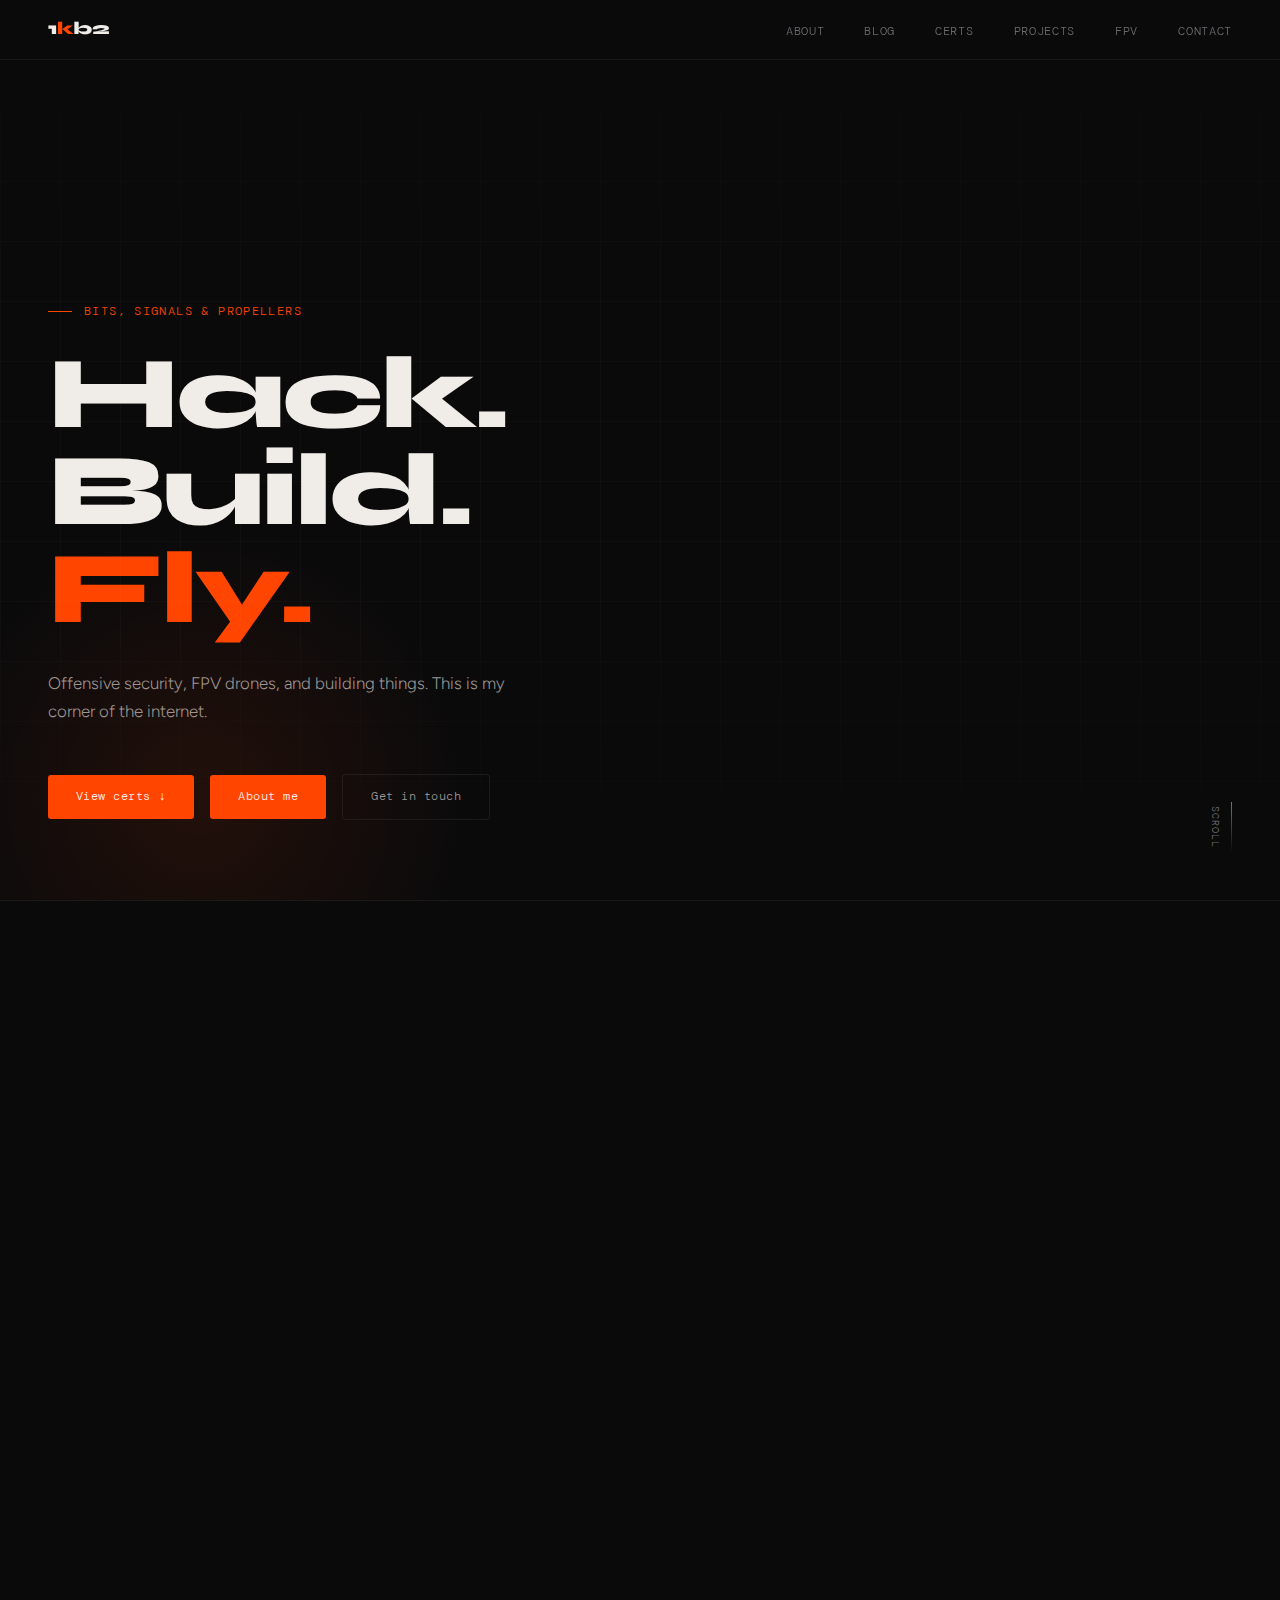
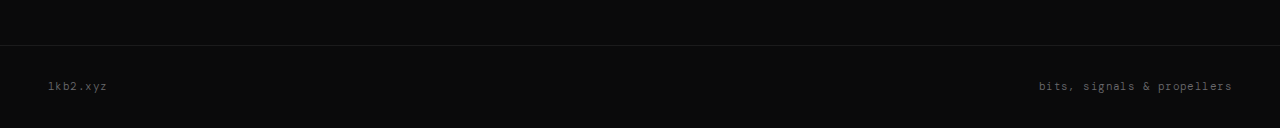
<file: index.html>
<!DOCTYPE html>
<html lang="en">
<head>
<meta charset="UTF-8"/>
<meta name="viewport" content="width=device-width, initial-scale=1.0"/>
<title>1kb2</title>
<link rel="preconnect" href="https://fonts.googleapis.com"/>
<link rel="preconnect" href="https://fonts.gstatic.com" crossorigin/>
<link href="https://fonts.googleapis.com/css2?family=Syne:wght@400;600;700;800&family=DM+Mono:wght@300;400;500&family=Figtree:wght@300;400;500&display=swap" rel="stylesheet"/>
<link rel="stylesheet" href="css/main.css"/>
</head>
<body>

<nav>
  <a href="index.html" class="nav-logo">1<span>k</span>b2</a>
  <ul class="nav-links">
    <li><a href="about.html">about</a></li>
    <li><a href="blog.html">blog</a></li>
    <li><a href="certs.html">certs</a></li>
    <li><a href="projects.html">projects</a></li>
    <li><a href="fpv.html">fpv</a></li>
    <li><a href="contact.html">contact</a></li>
  </ul>
  <button class="nav-hamburger" id="nav-toggle" aria-label="Menu"><span></span><span></span><span></span></button>
</nav>

<section class="hero">
  <div class="hero-bg">
    <div class="hero-grid"></div>
    <div class="hero-glow"></div>
  </div>
  <div class="hero-tag">bits, signals &amp; propellers</div>
  <h1>Hack.<br/>Build.<br/><em>Fly.</em></h1>
  <p class="hero-sub">Offensive security, FPV drones, and building things. This is my corner of the internet.</p>
  <div class="hero-ctas">
    <a href="certs.html" class="btn btn-primary">View certs ↓</a>
    <a href="about.html" class="btn btn-primary">About me</a>
    <a href="contact.html" class="btn btn-ghost">Get in touch</a>
  </div>
  <div class="hero-scroll"><div class="scroll-line"></div>scroll</div>
</section>

<section id="overview" style="border-top: 1px solid var(--border); padding: 5rem 3rem;">
  <div class="section-header reveal">
    <span class="section-num">—</span>
    <h2 class="section-title">What's here</h2>
  </div>
  <div class="nav-cards reveal">
    <a href="about.html" class="nav-card">
      <span class="nav-card-num">01</span>
      <div class="nav-card-title">About</div>
      <p class="nav-card-desc">Who I am, what I do, and how I approach both security and building things.</p>
      <span class="nav-card-arrow">↗</span>
    </a>
    <a href="blog.html" class="nav-card">
      <span class="nav-card-num">02</span>
      <div class="nav-card-title">Blog</div>
      <p class="nav-card-desc">Write-ups, reflections, and technical notes on security and the journey.</p>
      <span class="nav-card-arrow">↗</span>
    </a>
    <a href="certs.html" class="nav-card">
      <span class="nav-card-num">03</span>
      <div class="nav-card-title">Certifications</div>
      <p class="nav-card-desc">My certification roadmap — earned, active, and planned with live countdowns.</p>
      <span class="nav-card-arrow">↗</span>
    </a>
    <a href="projects.html" class="nav-card">
      <span class="nav-card-num">04</span>
      <div class="nav-card-title">Projects</div>
      <p class="nav-card-desc">Tools, scripts, CTF work, and open-source security utilities I've built.</p>
      <span class="nav-card-arrow">↗</span>
    </a>
    <a href="fpv.html" class="nav-card">
      <span class="nav-card-num">05</span>
      <div class="nav-card-title">FPV</div>
      <p class="nav-card-desc">Freestyle quads, build logs, component specs, and first-person flying.</p>
      <span class="nav-card-arrow">↗</span>
    </a>
    <a href="contact.html" class="nav-card">
      <span class="nav-card-num">06</span>
      <div class="nav-card-title">Contact</div>
      <p class="nav-card-desc">GitHub, HackTheBox, TryHackMe, and everywhere else I can be found.</p>
      <span class="nav-card-arrow">↗</span>
    </a>
  </div>
</section>

<footer>
  <span>1kb2.xyz</span>
  <span>bits, signals &amp; propellers</span>
</footer>

<script>
const observer = new IntersectionObserver(entries => {
  entries.forEach(e => { if (e.isIntersecting) e.target.classList.add('visible'); });
}, { threshold: 0.08 });
document.querySelectorAll('.reveal').forEach(el => observer.observe(el));

const navToggle = document.getElementById('nav-toggle');
const navLinks = document.querySelector('.nav-links');
if (navToggle && navLinks) {
  navToggle.addEventListener('click', () => {
    navToggle.classList.toggle('open');
    navLinks.classList.toggle('open');
  });
  navLinks.querySelectorAll('a').forEach(a => a.addEventListener('click', () => {
    navToggle.classList.remove('open');
    navLinks.classList.remove('open');
  }));
}
</script>
</body>
</html>
</file>
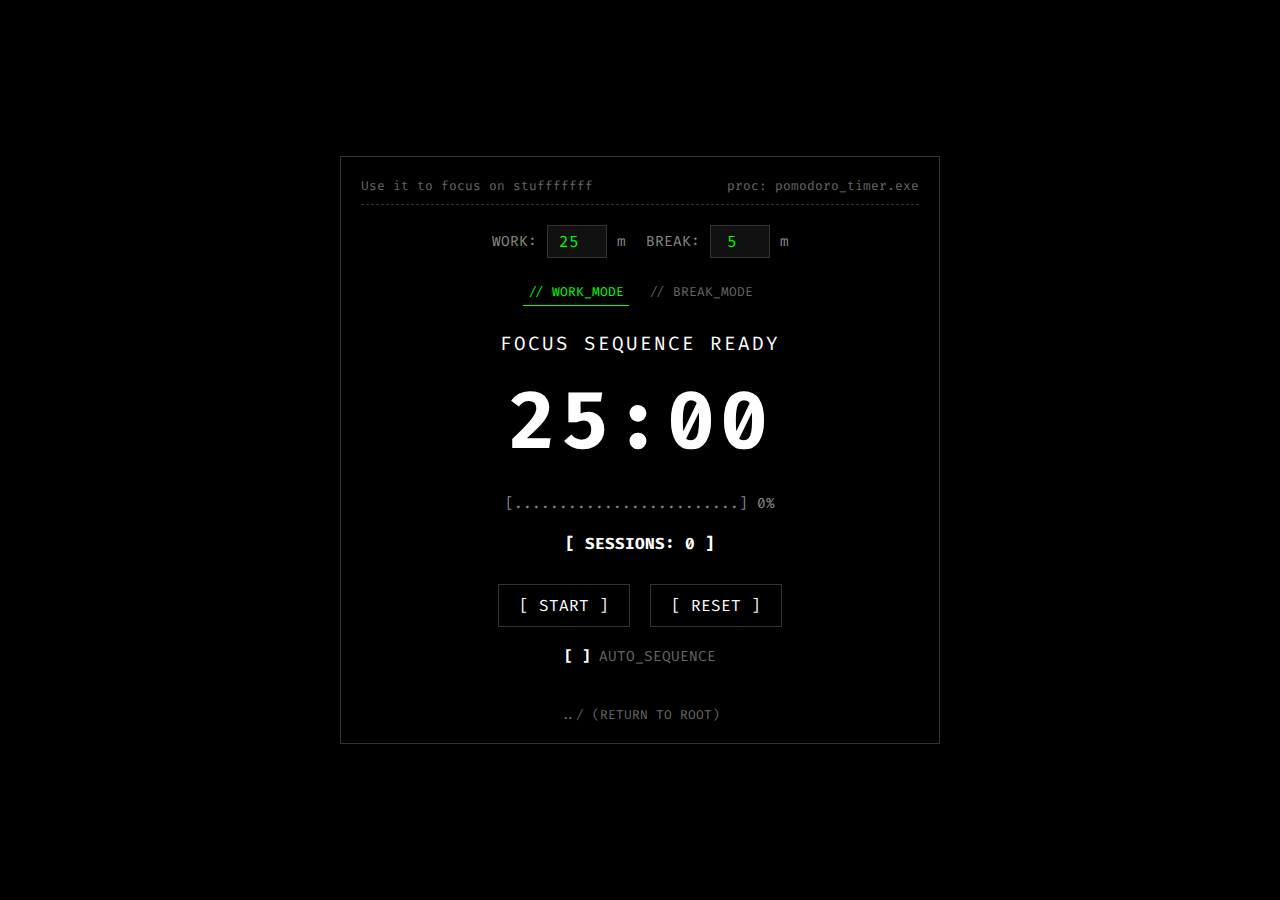
<file: pomodoro/index.html>
<!DOCTYPE html>
<html lang="en">
<head>
    <meta charset="UTF-8">
    <meta name="viewport" content="width=device-width, initial-scale=1.0, maximum-scale=1.0, user-scalable=no">
    <title>~/pomodoro/timer</title>
    <link href="https://fonts.googleapis.com/css2?family=Fira+Code:wght@400;700&display=swap" rel="stylesheet">
    <style>
        :root {
            --bg-color: #000000;
            --text-color: #ffffff;
            --border-color: #333333;
            --highlight: #ffffff;
            --active-green: #00ff00;
            --break-blue: #0088ff;
            --expired-red: #ff0000;
        }

        * { box-sizing: border-box; margin: 0; padding: 0; cursor: crosshair !important; }

        body {
            background-color: var(--bg-color);
            color: var(--text-color);
            font-family: 'Fira Code', monospace;
            height: 100vh;
            display: flex;
            flex-direction: column;
            align-items: center;
            justify-content: center;
            overflow: hidden;
            user-select: none;
        }

        /* --- Terminal Container --- */
        .terminal-window {
            width: 100%;
            max-width: 600px;
            padding: 20px;
            border: 1px solid var(--border-color);
            position: relative;
        }

        .header {
            border-bottom: 1px dashed var(--border-color);
            padding-bottom: 10px;
            margin-bottom: 20px;
            display: flex;
            justify-content: space-between;
            font-size: 0.8rem;
            color: #666;
        }

        /* --- Settings Inputs --- */
        .settings-bar {
            display: flex;
            justify-content: center;
            gap: 20px;
            margin-bottom: 20px;
            font-size: 0.9rem;
            color: #888;
        }

        .input-group {
            display: flex;
            align-items: center;
            gap: 10px;
        }

        input[type="number"] {
            background: #111;
            border: 1px solid #333;
            color: var(--active-green);
            font-family: 'Fira Code', monospace;
            width: 60px;
            padding: 5px;
            text-align: center;
            font-size: 1rem;
            outline: none;
        }

        input[type="number"]:focus {
            border-color: var(--highlight);
        }

        /* --- Timer Display --- */
        .timer-display {
            font-size: 5rem;
            font-weight: bold;
            text-align: center;
            margin: 10px 0;
            letter-spacing: 5px;
        }

        .status-label {
            text-align: center;
            font-size: 1.2rem;
            margin-bottom: 10px;
            text-transform: uppercase;
            letter-spacing: 2px;
            min-height: 1.5em;
        }

        /* --- Progress Bar --- */
        .progress-wrapper {
            margin: 20px 0;
            font-size: 0.9rem;
            color: #888;
            white-space: pre;
            text-align: center;
        }

        /* --- Session Counter --- */
        .session-counter {
            text-align: center;
            margin-top: 10px;
            color: var(--highlight);
            font-weight: bold;
            font-size: 1rem;
        }

        /* --- Controls --- */
        .controls {
            display: flex;
            justify-content: center;
            gap: 20px;
            margin-top: 30px;
        }

        button {
            background: transparent;
            border: 1px solid var(--border-color);
            color: var(--text-color);
            font-family: 'Fira Code', monospace;
            padding: 10px 20px;
            font-size: 1rem;
            transition: all 0.2s;
            text-transform: uppercase;
        }

        button:hover {
            background: var(--text-color);
            color: var(--bg-color);
            border-color: var(--text-color);
        }

        /* --- Mode Toggles --- */
        .mode-selector {
            display: flex;
            justify-content: center;
            gap: 15px;
            margin-bottom: 25px;
        }

        .mode-btn {
            font-size: 0.8rem;
            border: none;
            color: #666;
            padding: 5px;
            cursor: pointer;
        }

        .mode-btn:hover {
            background: transparent;
            color: #fff;
        }

        .mode-btn.active {
            color: var(--active-green);
            border-bottom: 1px solid var(--active-green);
        }

        /* --- Custom Checkbox Styling --- */
        .auto-start-wrapper {
            display: flex;
            justify-content: center;
            margin-top: 20px;
            font-size: 0.9rem;
            color: #666;
            cursor: pointer; /* Makes it clickable */
            transition: color 0.2s;
        }

        .auto-start-wrapper:hover {
            color: #fff;
        }

        .checkbox-graphic {
            margin-right: 8px;
            font-weight: bold;
            color: var(--text-color);
        }

        /* --- Footer Link --- */
        .footer-link {
            margin-top: 40px;
            text-align: center;
            font-size: 0.8rem;
        }
        .footer-link a {
            color: #666;
            text-decoration: none;
        }
        .footer-link a:hover {
            color: var(--text-color);
            text-decoration: underline;
        }

        @media (max-width: 600px) {
            .timer-display { font-size: 3.5rem; }
            .terminal-window { border: none; }
        }
    </style>
</head>
<body>

    <div class="terminal-window">
        <div class="header">
            <span>Use it to focus on stufffffff</span>
            <span>proc: pomodoro_timer.exe</span>
        </div>

        <div class="settings-bar">
            <div class="input-group">
                <label>WORK:</label>
                <input type="number" id="input-work" value="25" min="1" max="99" onchange="updateSettings()">
                <span>m</span>
            </div>
            <div class="input-group">
                <label>BREAK:</label>
                <input type="number" id="input-break" value="5" min="1" max="99" onchange="updateSettings()">
                <span>m</span>
            </div>
        </div>

        <div class="mode-selector">
            <button class="mode-btn active" id="btn-work" onclick="manualSetMode('work')">// WORK_MODE</button>
            <button class="mode-btn" id="btn-break" onclick="manualSetMode('break')">// BREAK_MODE</button>
        </div>

        <div class="status-label" id="status-label">FOCUS SEQUENCE READY</div>
        
        <div class="timer-display" id="timer">25:00</div>

        <div class="progress-wrapper" id="progress-bar">
            [........................] 0%
        </div>

        <div class="session-counter" id="session-display">
            [ SESSIONS: 0 ]
        </div>

        <div class="controls">
            <button id="start-btn" onclick="toggleTimer()">[ START ]</button>
            <button id="reset-btn" onclick="resetTimer()">[ RESET ]</button>
        </div>

        <div class="auto-start-wrapper" onclick="toggleAutoStart()">
            <span id="auto-start-graphic" class="checkbox-graphic">[ ]</span> AUTO_SEQUENCE
        </div>

        <div class="footer-link">
            <a href="/">../ (RETURN TO ROOT)</a>
        </div>
    </div>

    <audio id="alarm-sound" src="https://actions.google.com/sounds/v1/alarms/beep_short.ogg"></audio>

    <script>
        // Config
        let workMinutes = 25;
        let breakMinutes = 5;
        let sessionsCompleted = 0;
        let autoStartEnabled = false; // Tracks the [x] state

        // State
        let timeLeft = workMinutes * 60; 
        let totalTime = workMinutes * 60;
        let timerId = null;
        let isRunning = false;
        let currentMode = 'work'; 

        // Elements
        const timerDisplay = document.getElementById('timer');
        const progressBar = document.getElementById('progress-bar');
        const sessionDisplay = document.getElementById('session-display');
        const statusLabel = document.getElementById('status-label');
        const startBtn = document.getElementById('start-btn');
        const alarmSound = document.getElementById('alarm-sound');
        const btnWork = document.getElementById('btn-work');
        const btnBreak = document.getElementById('btn-break');
        const inputWork = document.getElementById('input-work');
        const inputBreak = document.getElementById('input-break');
        const autoStartGraphic = document.getElementById('auto-start-graphic');

        // Dynamic Title
        setInterval(() => {
            document.title = isRunning ? `[${formatTime(timeLeft)}] ${currentMode}` : `~/pomodoro/timer`;
        }, 1000);

        function formatTime(seconds) {
            const m = Math.floor(seconds / 60).toString().padStart(2, '0');
            const s = (seconds % 60).toString().padStart(2, '0');
            return `${m}:${s}`;
        }

        function updateDisplay() {
            timerDisplay.innerText = formatTime(timeLeft);
            updateProgressBar();
        }

        function updateProgressBar() {
            const percentage = ((totalTime - timeLeft) / totalTime) * 100;
            const bars = Math.floor(percentage / 4); 
            const empty = 25 - bars;
            const filledStr = '#'.repeat(bars);
            const emptyStr = '.'.repeat(empty);
            progressBar.innerText = `[${filledStr}${emptyStr}] ${Math.floor(percentage)}%`;
        }

        function updateSettings() {
            const w = parseInt(inputWork.value);
            const b = parseInt(inputBreak.value);
            if(w > 0) workMinutes = w;
            if(b > 0) breakMinutes = b;
            if (!isRunning) resetTimer();
        }

        // New function to handle the text checkbox
        function toggleAutoStart() {
            autoStartEnabled = !autoStartEnabled;
            // Update the graphic manually
            if (autoStartEnabled) {
                autoStartGraphic.innerText = "[x]";
                autoStartGraphic.style.color = "var(--active-green)";
            } else {
                autoStartGraphic.innerText = "[ ]";
                autoStartGraphic.style.color = "var(--text-color)";
            }
        }

        function toggleTimer() {
            if (isRunning) {
                clearInterval(timerId);
                isRunning = false;
                startBtn.innerText = "[ RESUME ]";
                statusLabel.style.color = "#666";
            } else {
                isRunning = true;
                startBtn.innerText = "[ PAUSE ]";
                statusLabel.style.color = currentMode === 'work' ? "var(--active-green)" : "var(--break-blue)";
                
                timerId = setInterval(() => {
                    if (timeLeft > 0) {
                        timeLeft--;
                        updateDisplay();
                    } else {
                        handleTimerComplete();
                    }
                }, 1000);
            }
        }

        function handleTimerComplete() {
            clearInterval(timerId);
            isRunning = false;
            alarmSound.play();
            
            if (currentMode === 'work') {
                sessionsCompleted++;
                sessionDisplay.innerText = `[ SESSIONS: ${sessionsCompleted} ]`;
                switchMode('break');
            } else {
                switchMode('work');
            }

            // Check our boolean variable instead of a checkbox element
            if (autoStartEnabled) {
                toggleTimer();
            } else {
                startBtn.innerText = "[ START ]";
                statusLabel.innerText = "SEQUENCE COMPLETE - WAITING";
                statusLabel.style.color = "var(--text-color)";
                alert("Timer Complete.");
            }
        }

        function resetTimer() {
            clearInterval(timerId);
            isRunning = false;
            if (currentMode === 'work') {
                timeLeft = workMinutes * 60;
                totalTime = workMinutes * 60;
                statusLabel.innerText = "FOCUS SEQUENCE READY";
            } else {
                timeLeft = breakMinutes * 60;
                totalTime = breakMinutes * 60;
                statusLabel.innerText = "BREAK SEQUENCE READY";
            }
            startBtn.innerText = "[ START ]";
            statusLabel.style.color = "var(--text-color)";
            updateDisplay();
        }

        function manualSetMode(mode) {
            switchMode(mode);
        }

        function switchMode(mode) {
            currentMode = mode;
            if (mode === 'work') {
                btnWork.classList.add('active');
                btnBreak.classList.remove('active');
                document.documentElement.style.setProperty('--active-green', '#00ff00');
                statusLabel.innerText = "FOCUS SEQUENCE READY";
            } else {
                btnWork.classList.remove('active');
                btnBreak.classList.add('active');
                document.documentElement.style.setProperty('--active-green', '#0088ff');
                statusLabel.innerText = "BREAK SEQUENCE READY";
            }
            resetTimer();
        }

        updateDisplay();
    </script>
</body>
</html>
</file>
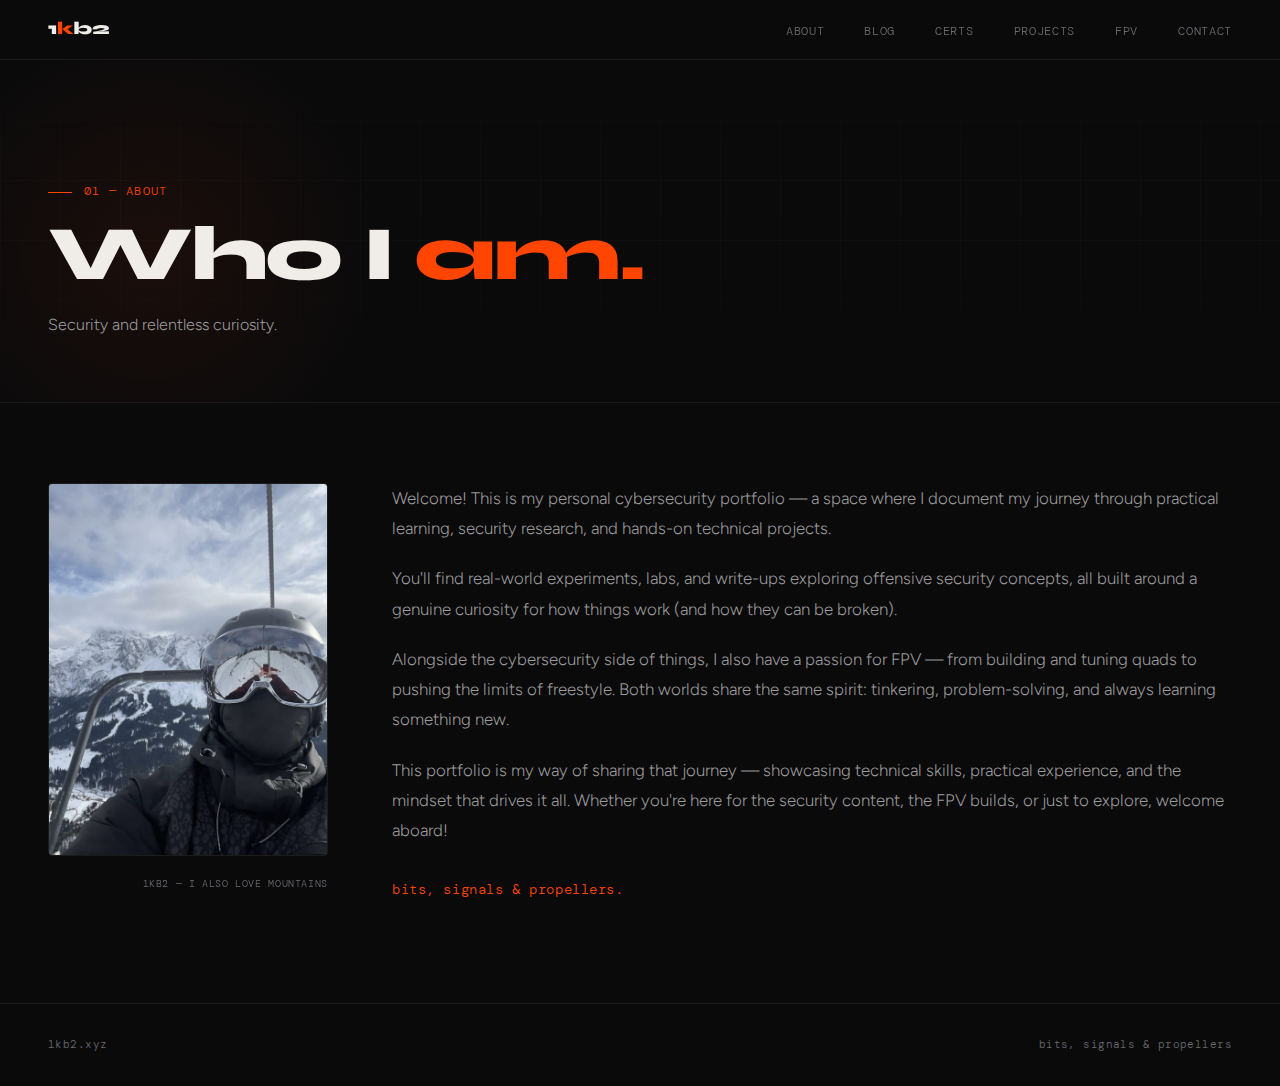
<file: about.html>
<!DOCTYPE html>
<html lang="en">
<head>
<meta charset="UTF-8"/>
<meta name="viewport" content="width=device-width, initial-scale=1.0"/>
<title>About — 1kb2</title>
<link rel="preconnect" href="https://fonts.googleapis.com"/>
<link rel="preconnect" href="https://fonts.gstatic.com" crossorigin/>
<link href="https://fonts.googleapis.com/css2?family=Syne:wght@400;600;700;800&family=DM+Mono:wght@300;400;500&family=Figtree:wght@300;400;500&display=swap" rel="stylesheet"/>
<link rel="stylesheet" href="css/main.css"/>
</head>
<body>

<nav>
  <a href="index.html" class="nav-logo">1<span>k</span>b2</a>
  <ul class="nav-links">
    <li><a href="about.html">about</a></li>
    <li><a href="blog.html">blog</a></li>
    <li><a href="certs.html">certs</a></li>
    <li><a href="projects.html">projects</a></li>
    <li><a href="fpv.html">fpv</a></li>
    <li><a href="contact.html">contact</a></li>
  </ul>
  <button class="nav-hamburger" id="nav-toggle" aria-label="Menu"><span></span><span></span><span></span></button>
</nav>

<div class="page-hero">
  <div class="page-hero-bg">
    <div class="page-hero-grid"></div>
    <div class="page-hero-glow"></div>
  </div>
  <div class="page-eyebrow">01 — About</div>
  <h1>Who I <em>am.</em></h1>
  <p>Security and relentless curiosity.</p>
</div>

<section style="border-top: 1px solid var(--border); padding: 5rem 3rem;">
  <div class="about-grid reveal">
    <div class="about-photo">
      <img src="images/bere.jpg" alt="1kb2"/>
      <div class="about-photo-cap">1kb2 — i also love mountains</div>
    </div>
    <div class="about-text">
      <p>Welcome! This is my personal cybersecurity portfolio — a space where I document my journey through practical learning, security research, and hands-on technical projects.</p>
      <p>You'll find real-world experiments, labs, and write-ups exploring offensive security concepts, all built around a genuine curiosity for how things work (and how they can be broken).</p>
      <p>Alongside the cybersecurity side of things, I also have a passion for FPV — from building and tuning quads to pushing the limits of freestyle. Both worlds share the same spirit: tinkering, problem-solving, and always learning something new.</p>
      <p>This portfolio is my way of sharing that journey — showcasing technical skills, practical experience, and the mindset that drives it all. Whether you're here for the security content, the FPV builds, or just to explore, welcome aboard!</p>
      <p style="font-family: var(--mono); font-size: 0.9rem; color: var(--accent); margin-top: 2rem; letter-spacing: 0.04em;">bits, signals &amp; propellers.</p>

    </div>
  </div>
</section>

<footer>
  <span>1kb2.xyz</span>
  <span>bits, signals &amp; propellers</span>
</footer>

<script>
const observer = new IntersectionObserver(entries => {
  entries.forEach(e => { if (e.isIntersecting) e.target.classList.add('visible'); });
}, { threshold: 0.08 });
document.querySelectorAll('.reveal').forEach(el => observer.observe(el));

const navToggle = document.getElementById('nav-toggle');
const navLinks = document.querySelector('.nav-links');
if (navToggle && navLinks) {
  navToggle.addEventListener('click', () => { navToggle.classList.toggle('open'); navLinks.classList.toggle('open'); });
  navLinks.querySelectorAll('a').forEach(a => a.addEventListener('click', () => { navToggle.classList.remove('open'); navLinks.classList.remove('open'); }));
}
</script>
</body>
</html>
</file>
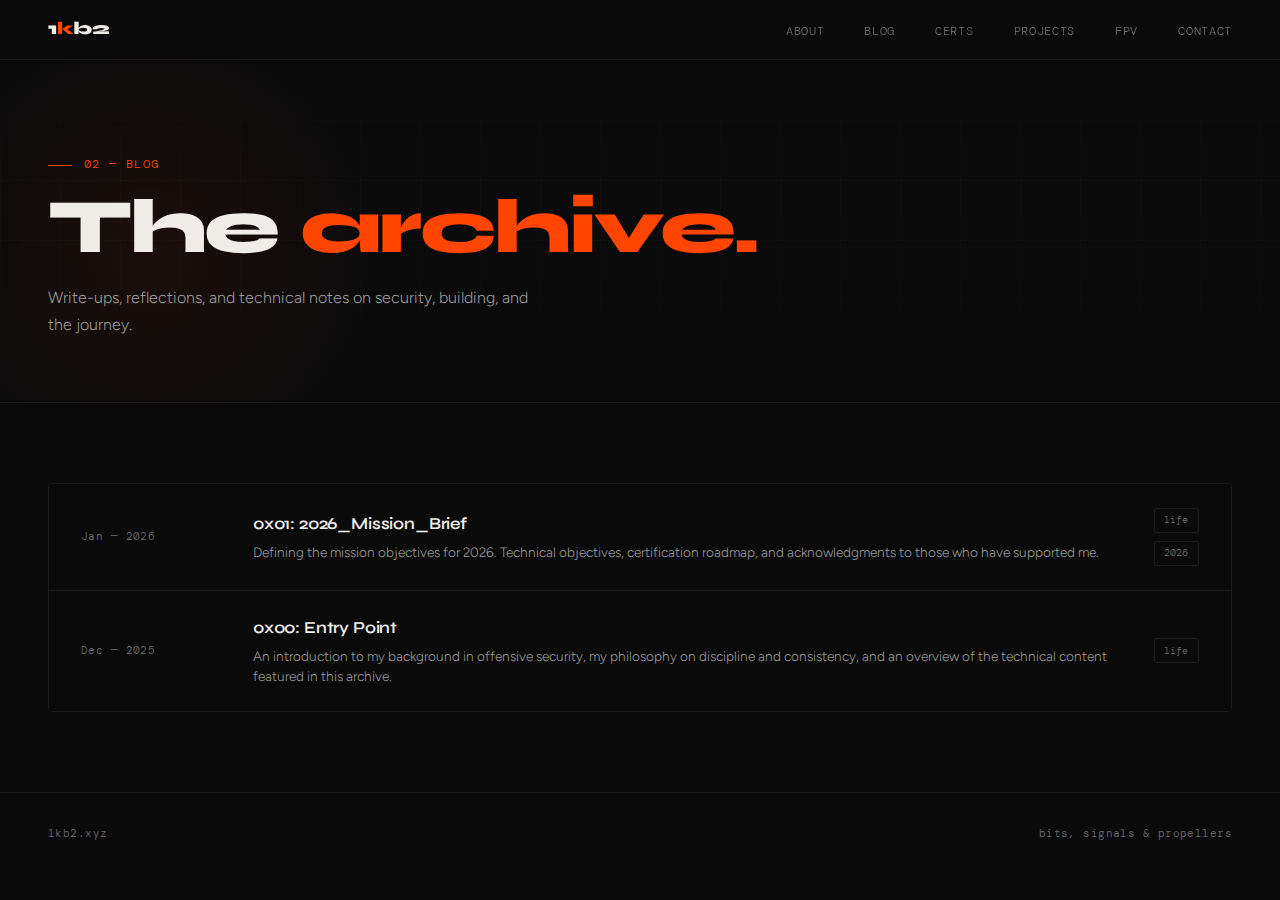
<file: blog.html>
<!DOCTYPE html>
<html lang="en">
<head>
<meta charset="UTF-8"/>
<meta name="viewport" content="width=device-width, initial-scale=1.0"/>
<title>Blog — 1kb2</title>
<link rel="preconnect" href="https://fonts.googleapis.com"/>
<link rel="preconnect" href="https://fonts.gstatic.com" crossorigin/>
<link href="https://fonts.googleapis.com/css2?family=Syne:wght@400;600;700;800&family=DM+Mono:wght@300;400;500&family=Figtree:wght@300;400;500&display=swap" rel="stylesheet"/>
<link rel="stylesheet" href="css/main.css"/>
</head>
<body>

<nav>
  <a href="index.html" class="nav-logo">1<span>k</span>b2</a>
  <ul class="nav-links">
    <li><a href="about.html">about</a></li>
    <li><a href="blog.html">blog</a></li>
    <li><a href="certs.html">certs</a></li>
    <li><a href="projects.html">projects</a></li>
    <li><a href="fpv.html">fpv</a></li>
    <li><a href="contact.html">contact</a></li>
  </ul>
  <button class="nav-hamburger" id="nav-toggle" aria-label="Menu"><span></span><span></span><span></span></button>
</nav>

<div class="page-hero">
  <div class="page-hero-bg">
    <div class="page-hero-grid"></div>
    <div class="page-hero-glow"></div>
  </div>
  <div class="page-eyebrow">02 — Blog</div>
  <h1>The <em>archive.</em></h1>
  <p>Write-ups, reflections, and technical notes on security, building, and the journey.</p>
</div>

<section style="border-top: 1px solid var(--border); padding: 5rem 3rem;">
  <div id="blog-container" class="reveal">
    <div class="loading">Loading</div>
  </div>
</section>

<footer>
  <span>1kb2.xyz</span>
  <span>bits, signals &amp; propellers</span>
</footer>

<script>
const observer = new IntersectionObserver(entries => {
  entries.forEach(e => { if (e.isIntersecting) e.target.classList.add('visible'); });
}, { threshold: 0.08 });
document.querySelectorAll('.reveal').forEach(el => observer.observe(el));

function formatDate(str) {
  const d = new Date(str);
  return d.toLocaleDateString('en-US', { year: 'numeric', month: 'short' }).replace(' ', ' — ');
}

function renderBlog(data) {
  const container = document.getElementById('blog-container');
  if (!data || data.length === 0) {
    container.innerHTML = '<p style="color:var(--muted);font-family:var(--mono);font-size:0.8rem;">No posts yet.</p>';
    return;
  }

  const sorted = [...data].sort((a, b) => new Date(b.date) - new Date(a.date));

  container.innerHTML = `<div class="blog-list">` + sorted.map(post => {
    const tags = (post.tags || []).map(t => `<span class="blog-tag">${t}</span>`).join(' ');
    return `<a href="blog/post.html?file=${encodeURIComponent(post.filename)}" class="blog-item">
      <span class="blog-date">${formatDate(post.date)}</span>
      <span>
        <span class="blog-title">${post.title}</span>
        <p class="blog-desc">${post.description}</p>
      </span>
      <span class="blog-tags-cell">${tags}</span>
    </a>`;
  }).join('') + `</div>`;
}

const FALLBACK = [
  { title: '0x01: 2026_Mission_Brief', date: '2026-01-01', description: 'Defining the mission objectives for 2026.', filename: '2026.md', tags: ['life', '2026'] },
  { title: '0x00: Entry Point', date: '2025-12-25', description: 'An introduction to my background in offensive security.', filename: 'welcome.md', tags: ['life'] }
];

fetch('data/blog.json').then(r => r.json()).then(renderBlog).catch(() => renderBlog(FALLBACK));

const navToggle = document.getElementById('nav-toggle');
const navLinks = document.querySelector('.nav-links');
if (navToggle && navLinks) {
  navToggle.addEventListener('click', () => { navToggle.classList.toggle('open'); navLinks.classList.toggle('open'); });
  navLinks.querySelectorAll('a').forEach(a => a.addEventListener('click', () => { navToggle.classList.remove('open'); navLinks.classList.remove('open'); }));
}
</script>
</body>
</html>
</file>
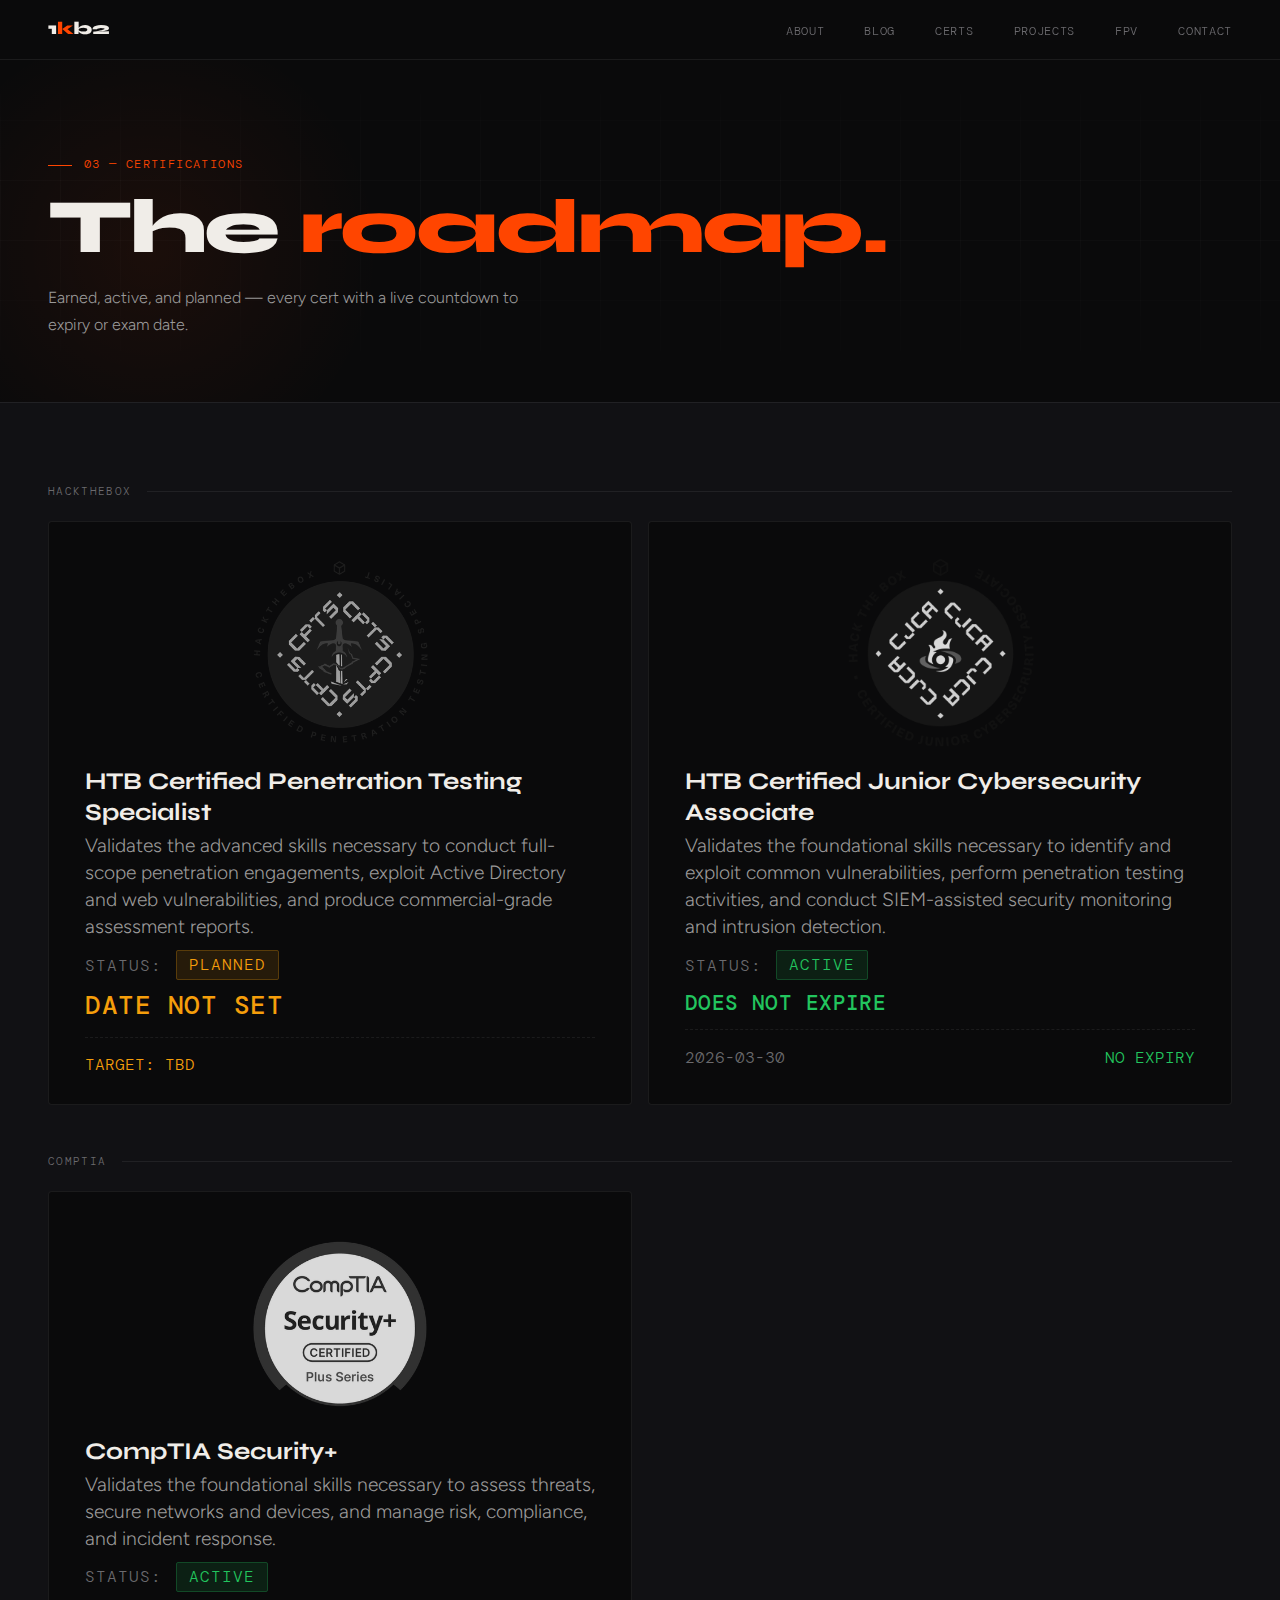
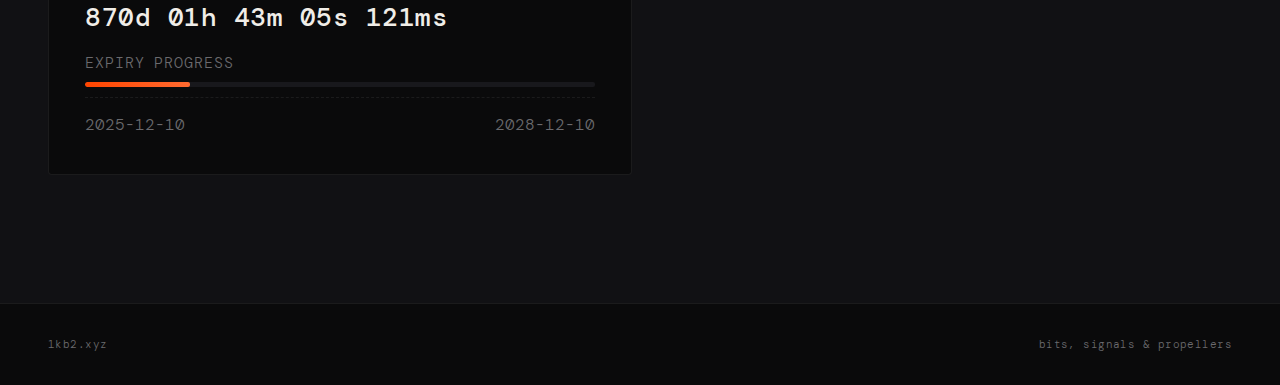
<file: certs.html>
<!DOCTYPE html>
<html lang="en">
<head>
<meta charset="UTF-8"/>
<meta name="viewport" content="width=device-width, initial-scale=1.0"/>
<title>Certifications — 1kb2</title>
<link rel="preconnect" href="https://fonts.googleapis.com"/>
<link rel="preconnect" href="https://fonts.gstatic.com" crossorigin/>
<link href="https://fonts.googleapis.com/css2?family=Syne:wght@400;600;700;800&family=DM+Mono:wght@300;400;500&family=Figtree:wght@300;400;500&display=swap" rel="stylesheet"/>
<link rel="stylesheet" href="css/main.css"/>
</head>
<body>

<nav>
  <a href="index.html" class="nav-logo">1<span>k</span>b2</a>
  <ul class="nav-links">
    <li><a href="about.html">about</a></li>
    <li><a href="blog.html">blog</a></li>
    <li><a href="certs.html">certs</a></li>
    <li><a href="projects.html">projects</a></li>
    <li><a href="fpv.html">fpv</a></li>
    <li><a href="contact.html">contact</a></li>
  </ul>
  <button class="nav-hamburger" id="nav-toggle" aria-label="Menu"><span></span><span></span><span></span></button>
</nav>

<div class="page-hero">
  <div class="page-hero-bg">
    <div class="page-hero-grid"></div>
    <div class="page-hero-glow"></div>
  </div>
  <div class="page-eyebrow">03 — Certifications</div>
  <h1>The <em>roadmap.</em></h1>
  <p>Earned, active, and planned — every cert with a live countdown to expiry or exam date.</p>
</div>

<section class="certs-bg" style="border-top: 1px solid var(--border); padding: 5rem 3rem;">
  <div id="cert-container" class="reveal">
    <div class="loading">Loading</div>
  </div>
</section>

<footer>
  <span>1kb2.xyz</span>
  <span>bits, signals &amp; propellers</span>
</footer>

<script>
const observer = new IntersectionObserver(entries => {
  entries.forEach(e => { if (e.isIntersecting) e.target.classList.add('visible'); });
}, { threshold: 0.08 });
document.querySelectorAll('.reveal').forEach(el => observer.observe(el));

let timerInterval = null;
function pad(n, s = 2) { return n.toString().padStart(s, '0'); }

function renderCerts(data) {
  const grouped = {};
  data.forEach(c => { const k = c.issuer || 'Other'; if (!grouped[k]) grouped[k] = []; grouped[k].push(c); });

  let html = '';
  for (const issuer in grouped) {
    html += `<div class="cert-issuer-block"><div class="cert-issuer-label">${issuer}</div><div class="cert-grid">`;
    grouped[issuer].forEach(cert => {
      const isPlanned = cert.status === 'planned';
      const noExpiry  = cert.no_expiry === true;
      const badge = cert.badge_image ? `<img src="${cert.badge_image}" alt="" class="cert-badge-img">` : '';

      let footer = '';
      if (noExpiry) {
        footer = `<div class="cert-dates"><span>${cert.date_earned.split('T')[0]}</span><span style="color:var(--green)">NO EXPIRY</span></div>`;
      } else if (isPlanned) {
        const d = cert.exam_date === '-' ? 'TBD' : cert.exam_date.split('T')[0];
        footer = `<div class="cert-dates"><span style="color:var(--amber)">TARGET: ${d}</span></div>`;
      } else {
        footer = `<div class="progress-label">EXPIRY PROGRESS</div>
          <div class="progress-track"><div id="fill-${cert.id}" class="progress-fill" style="width:0%"></div></div>
          <div class="cert-dates"><span>${cert.date_earned.split('T')[0]}</span><span>${cert.expiry_date.split('T')[0]}</span></div>`;
      }

      html += `<div class="cert-card">
        ${badge ? `<div class="cert-badge-wrap">${badge}</div>` : ''}
        <div class="cert-name">${cert.name}</div>
        <div class="cert-desc">${cert.description.replace(/<br><br>/g,' ')}</div>
        <div class="cert-status-row"><span class="cert-status-label">STATUS:</span><span id="badge-${cert.id}">—</span></div>
        <div id="timer-${cert.id}" class="cert-timer">—</div>
        ${footer}
      </div>`;
    });
    html += `</div></div>`;
  }

  document.getElementById('cert-container').innerHTML = html;
  tick(data);
  if (timerInterval) clearInterval(timerInterval);
  timerInterval = setInterval(() => tick(data), 30);
}

function tick(data) {
  const now = Date.now();
  data.forEach(cert => {
    const elBadge = document.getElementById(`badge-${cert.id}`);
    const elTimer = document.getElementById(`timer-${cert.id}`);
    const elFill  = document.getElementById(`fill-${cert.id}`);
    if (!elTimer) return;

    const isPlanned = cert.status === 'planned';
    const noExpiry  = cert.no_expiry === true;

    if (noExpiry) {
      elBadge.innerHTML = `<span class="badge-active">ACTIVE</span>`;
      elTimer.textContent = 'DOES NOT EXPIRE';
      elTimer.className = 'cert-timer no-expiry';
      return;
    }
    if (isPlanned && cert.exam_date === '-') {
      elBadge.innerHTML = `<span class="badge-planned">PLANNED</span>`;
      elTimer.textContent = 'DATE NOT SET';
      elTimer.className = 'cert-timer is-planned';
      return;
    }

    const target = new Date(isPlanned ? cert.exam_date : cert.expiry_date).getTime();
    const start  = !isPlanned ? new Date(cert.date_earned).getTime() : null;
    const dist   = target - now;

    elBadge.innerHTML = isPlanned
      ? (dist < 0 ? `<span class="badge-expired">OVERDUE</span>` : `<span class="badge-planned">PLANNED</span>`)
      : (dist < 0 ? `<span class="badge-expired">EXPIRED</span>` : `<span class="badge-active">ACTIVE</span>`);

    if (dist <= 0) {
      elTimer.textContent = '00d 00h 00m 00s 000ms';
      if (elFill) { elFill.style.width = '100%'; elFill.className = 'progress-fill crit'; }
      return;
    }

    const days = Math.floor(dist / 86400000);
    const hrs  = Math.floor((dist % 86400000) / 3600000);
    const mins = Math.floor((dist % 3600000) / 60000);
    const secs = Math.floor((dist % 60000) / 1000);
    const ms   = dist % 1000;
    elTimer.textContent = `${days}d ${pad(hrs)}h ${pad(mins)}m ${pad(secs)}s ${pad(ms,3)}ms`;
    elTimer.className = isPlanned ? 'cert-timer is-planned' : 'cert-timer';

    if (!isPlanned && elFill && start) {
      const pct = Math.min(((now - start) / (target - start)) * 100, 100);
      elFill.style.width = `${pct}%`;
      elFill.className = 'progress-fill' + (pct > 85 ? ' crit' : pct > 60 ? ' warn' : '');
    }
  });
}

const FALLBACK = [
  { id:'cert_002', name:'HTB Certified Junior Cybersecurity Associate', issuer:'HackTheBox', date_earned:'2026-03-30T09:00:00', no_expiry:true, description:'Validates the foundational skills necessary to identify and exploit common vulnerabilities, perform penetration testing activities, and conduct SIEM-assisted security monitoring and intrusion detection.', badge_image:'images/CJCA.png' },
  { id:'cert_001', name:'CompTIA Security+', issuer:'CompTIA', date_earned:'2025-12-10T09:00:00', expiry_date:'2028-12-10T09:00:00', description:'Validates the foundational skills necessary to assess threats, secure networks and devices, and manage risk, compliance, and incident response.', badge_image:'images/securityplus.png' }
];

fetch('data/certificates.json').then(r => r.json()).then(renderCerts).catch(() => renderCerts(FALLBACK));

const navToggle = document.getElementById('nav-toggle');
const navLinks = document.querySelector('.nav-links');
if (navToggle && navLinks) {
  navToggle.addEventListener('click', () => { navToggle.classList.toggle('open'); navLinks.classList.toggle('open'); });
  navLinks.querySelectorAll('a').forEach(a => a.addEventListener('click', () => { navToggle.classList.remove('open'); navLinks.classList.remove('open'); }));
}
</script>
</body>
</html>
</file>
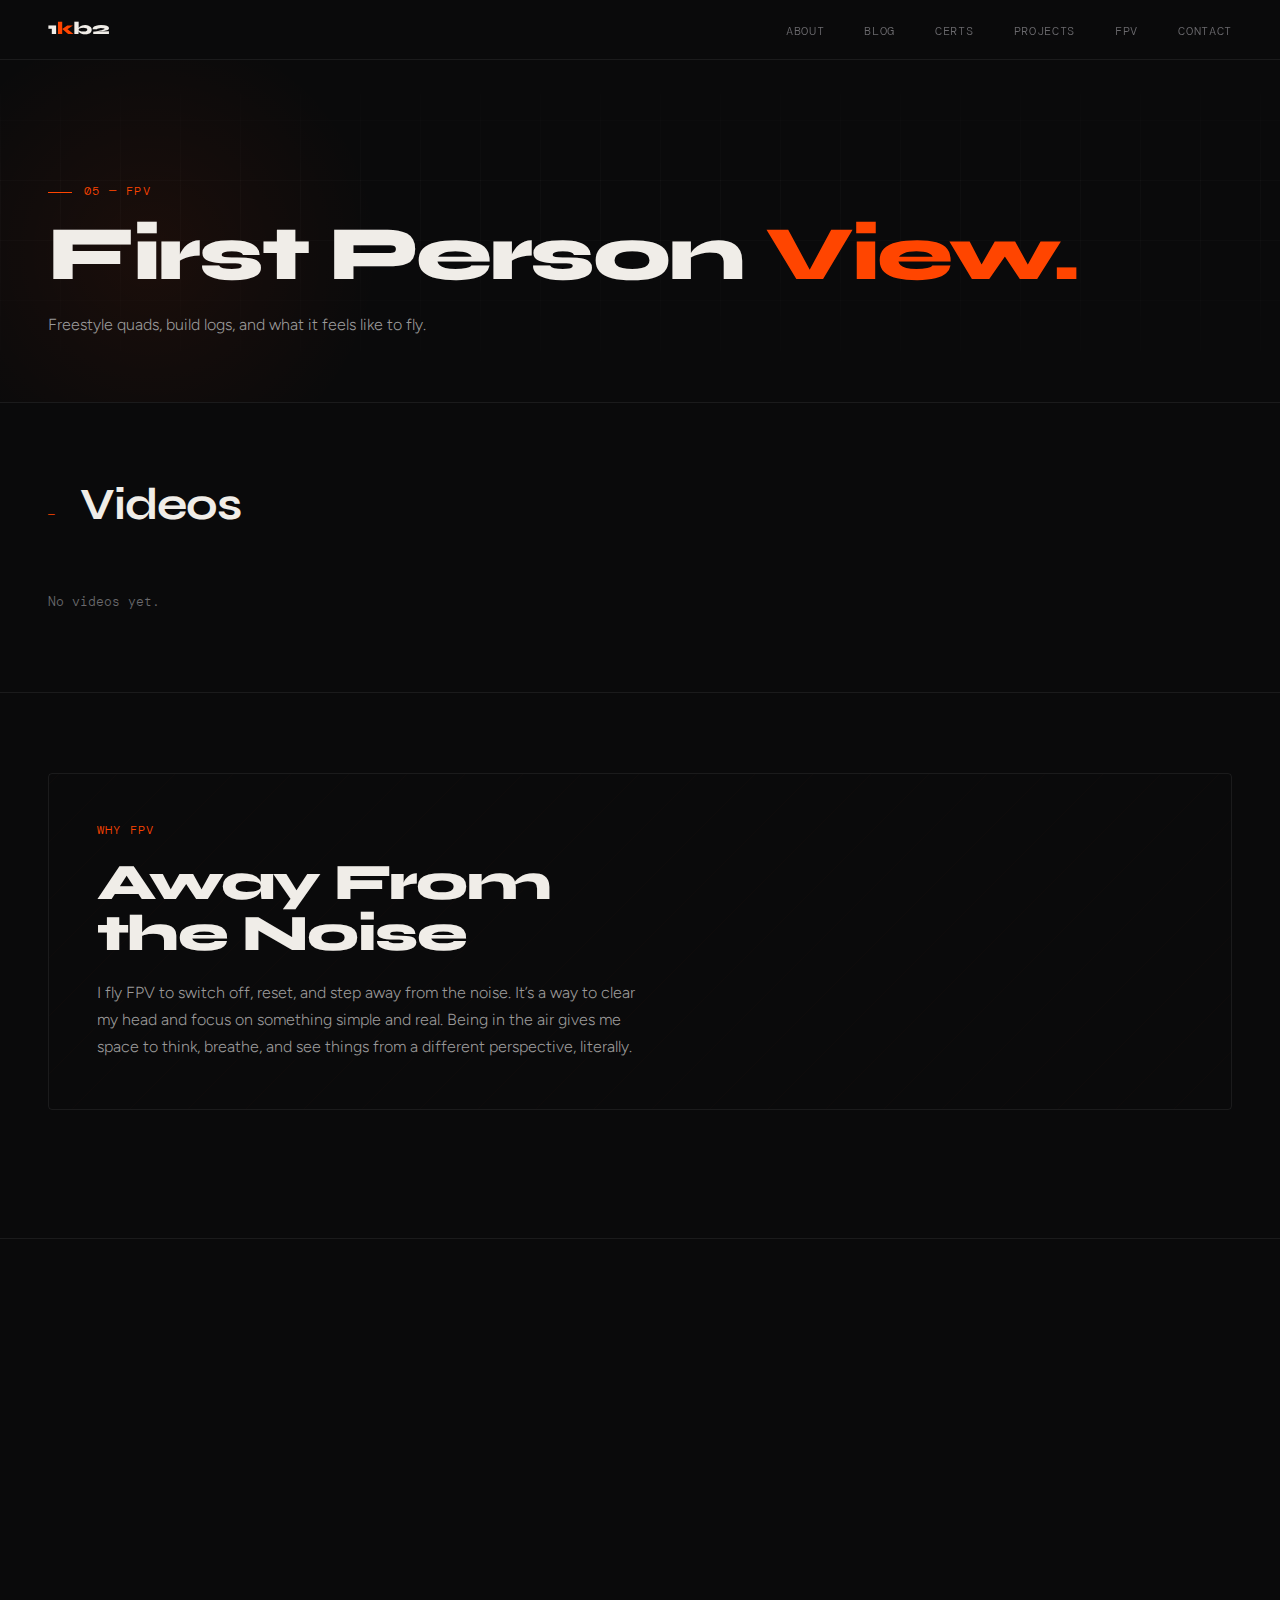
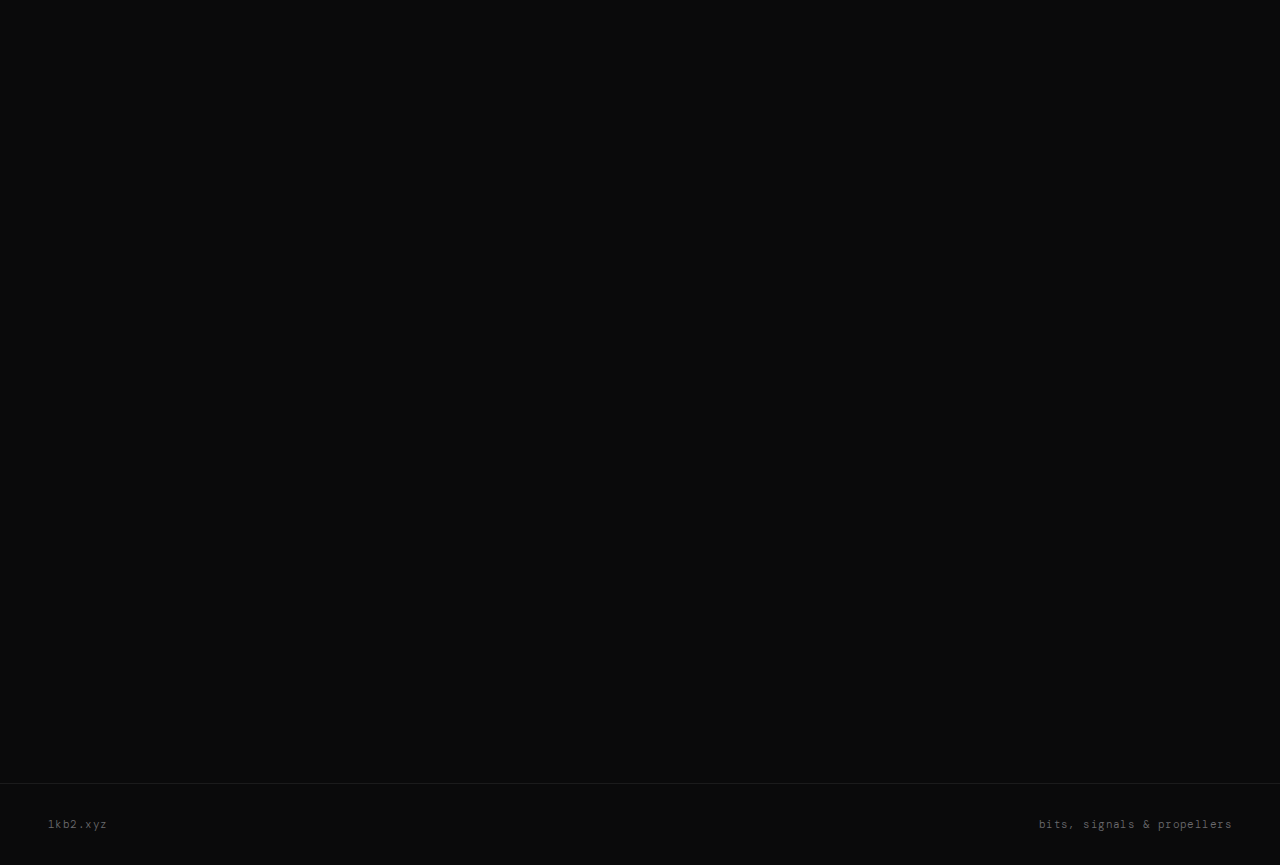
<file: fpv.html>
<!DOCTYPE html>
<html lang="en">
<head>
<meta charset="UTF-8"/>
<meta name="viewport" content="width=device-width, initial-scale=1.0"/>
<title>FPV — 1kb2</title>
<link rel="preconnect" href="https://fonts.googleapis.com"/>
<link rel="preconnect" href="https://fonts.gstatic.com" crossorigin/>
<link href="https://fonts.googleapis.com/css2?family=Syne:wght@400;600;700;800&family=DM+Mono:wght@300;400;500&family=Figtree:wght@300;400;500&display=swap" rel="stylesheet"/>
<link rel="stylesheet" href="css/main.css"/>
</head>
<body>

<nav>
  <a href="index.html" class="nav-logo">1<span>k</span>b2</a>
  <ul class="nav-links">
    <li><a href="about.html">about</a></li>
    <li><a href="blog.html">blog</a></li>
    <li><a href="certs.html">certs</a></li>
    <li><a href="projects.html">projects</a></li>
    <li><a href="fpv.html">fpv</a></li>
    <li><a href="contact.html">contact</a></li>
  </ul>
  <button class="nav-hamburger" id="nav-toggle" aria-label="Menu"><span></span><span></span><span></span></button>
</nav>

<div class="page-hero">
  <div class="page-hero-bg">
    <div class="page-hero-grid"></div>
    <div class="page-hero-glow"></div>
  </div>
  <div class="page-eyebrow">05 — FPV</div>
  <h1>First Person <em>View.</em></h1>
  <p>Freestyle quads, build logs, and what it feels like to fly.</p>
</div>

<section style="border-top: 1px solid var(--border); padding: 5rem 3rem;">
  <div class="section-header reveal">
    <span class="section-num">—</span>
    <h2 class="section-title">Videos</h2>
  </div>
  <div id="fpv-videos" class="reveal"></div>
</section>

<section style="border-top: 1px solid var(--border); padding: 5rem 3rem;">
  <div class="fpv-hero-block reveal">
    <div class="fpv-hero-bg"></div>
    <div class="fpv-eyebrow">Why FPV</div>
    <div class="fpv-title">Away From<br>the Noise</div>
    <p class="fpv-sub">I fly FPV to switch off, reset, and step away from the noise. It’s a way to clear my head and focus on something simple and real. Being in the air gives me space to think, breathe, and see things from a different perspective, literally.</p>
  </div>
</section>

<section style="border-top: 1px solid var(--border); padding: 5rem 3rem;">
  <div class="section-header reveal">
    <span class="section-num">—</span>
    <h2 class="section-title">The Build</h2>
  </div>
  <div class="fpv-build-grid reveal">
    <div>
      <p style="color: var(--muted2); line-height: 1.8; margin-bottom: 1.5rem;">
        My primary freestyle build. Tuned for smooth, responsive control with enough authority to recover from aggressive maneuvers.
      </p>
      <p style="color: var(--muted2); line-height: 1.8;">
        Everything hand-soldered. Betaflight tuned over multiple sessions on the bench and in the field.
        PID tuning is ongoing — there's always something to refine.
      </p>
    </div>
    <div>
      <table class="spec-table">
        <tr><td>Frame</td><td>SpeedyBee Mario 5 Frame</td></tr>
        <tr><td>Motors</td><td>2207 / 1950KV</td></tr>
        <tr><td>FC & ESC</td><td>F405 V4 / BLS 55A Stack</td></tr>
        <tr><td>VTX</td><td>VTX RUSH TANK II Ultimate</td></tr>
        <tr><td>Receiver</td><td>ELRS DUAL 2.4G Diversity Receiver</td></tr>
        <tr><td>Props</td><td>5" Tri-blade</td></tr>
        <tr><td>Battery</td><td>6S LiPo</td></tr>
        <tr><td>Firmware</td><td>Betaflight</td></tr>
      </table>
    </div>
  </div>

  <!-- Polaroid scatter -->
  <div class="fpv-polaroid-wrap reveal">
    <div style="background:#f5f0eb; padding:0.75rem 0.75rem 2.5rem; box-shadow:0 6px 30px rgba(0,0,0,0.5); transform:rotate(-5deg) translateY(20px); z-index:1; position:relative; margin-right:-65px; flex-shrink:0;">
      <img src="images/fpv_1.jpg" alt="Build" style="width:288px; height:210px; object-fit:cover; display:block;"/>
    </div>
    <div style="background:#f5f0eb; padding:0.75rem 0.75rem 2.5rem; box-shadow:0 6px 30px rgba(0,0,0,0.5); transform:rotate(-2deg) translateY(30px); z-index:2; position:relative; margin-right:-65px; flex-shrink:0;">
      <img src="images/fpv_2.jpg" alt="Build" style="width:288px; height:210px; object-fit:cover; display:block;"/>
    </div>
    <!-- centerpiece -->
    <div style="background:#f5f0eb; padding:0.9rem 0.9rem 3rem; box-shadow:0 12px 50px rgba(0,0,0,0.7); transform:rotate(1deg); z-index:10; position:relative; margin-right:-65px; flex-shrink:0;">
      <img src="images/fpv.jpg" alt="The quad" style="width:432px; height:324px; object-fit:cover; display:block;"/>
    </div>
    <div style="background:#f5f0eb; padding:0.75rem 0.75rem 2.5rem; box-shadow:0 6px 30px rgba(0,0,0,0.5); transform:rotate(3deg) translateY(25px); z-index:2; position:relative; margin-right:-65px; flex-shrink:0;">
      <img src="images/fpv_3.jpg" alt="Build" style="width:288px; height:210px; object-fit:cover; display:block;"/>
    </div>
    <div style="background:#f5f0eb; padding:0.75rem 0.75rem 2.5rem; box-shadow:0 6px 30px rgba(0,0,0,0.5); transform:rotate(6deg) translateY(15px); z-index:1; position:relative; flex-shrink:0;">
      <img src="images/fpv_4.jpg" alt="Build" style="width:288px; height:210px; object-fit:cover; display:block;"/>
    </div>
  </div>
</section>

<footer>
  <span>1kb2.xyz</span>
  <span>bits, signals &amp; propellers</span>
</footer>

<script>
const observer = new IntersectionObserver(entries => {
  entries.forEach(e => { if (e.isIntersecting) e.target.classList.add('visible'); });
}, { threshold: 0.08 });
document.querySelectorAll('.reveal').forEach(el => observer.observe(el));

function formatDate(str) {
  const d = new Date(str);
  return d.toLocaleDateString('en-US', { year: 'numeric', month: 'short' });
}

function renderVideos(data) {
  const container = document.getElementById('fpv-videos');
  if (!data || data.length === 0) {
    container.innerHTML = '<p style="color:var(--muted);font-family:var(--mono);font-size:0.8rem;">No videos yet.</p>';
    return;
  }
  const sorted = [...data].sort((a, b) => new Date(b.date) - new Date(a.date));
  container.innerHTML = `<div style="display:grid;grid-template-columns:repeat(auto-fill,minmax(300px,1fr));gap:1.5rem;">` +
    sorted.map(v => {
      const tags = (v.tags || []).map(t => `<span style="font-family:var(--mono);font-size:0.6rem;color:var(--accent);border:1px solid var(--border);padding:0.15rem 0.5rem;border-radius:2px;">${t}</span>`).join(' ');
      return `<a href="https://www.youtube.com/watch?v=${v.youtube_id}" target="_blank" rel="noopener"
          style="display:block;text-decoration:none;color:inherit;border:1px solid var(--border);border-radius:4px;overflow:hidden;background:var(--bg2);transition:border-color 0.2s;"
          onmouseover="this.style.borderColor='var(--accent)'" onmouseout="this.style.borderColor='var(--border)'">
          <div style="position:relative;aspect-ratio:16/9;overflow:hidden;background:#000;">
            <img src="https://img.youtube.com/vi/${v.youtube_id}/maxresdefault.jpg"
                 onerror="this.src='https://img.youtube.com/vi/${v.youtube_id}/hqdefault.jpg'"
                 alt="${v.title}" style="width:100%;height:100%;object-fit:cover;display:block;opacity:0.85;transition:opacity 0.2s;"
                 onmouseover="this.style.opacity='1'" onmouseout="this.style.opacity='0.85'"/>
            <div style="position:absolute;inset:0;display:flex;align-items:center;justify-content:center;pointer-events:none;">
              <div style="width:48px;height:48px;background:rgba(0,0,0,0.6);border-radius:50%;display:flex;align-items:center;justify-content:center;">
                <div style="width:0;height:0;border-top:10px solid transparent;border-bottom:10px solid transparent;border-left:18px solid #fff;margin-left:4px;"></div>
              </div>
            </div>
          </div>
          <div style="padding:1rem 1.25rem;">
            <div style="font-family:var(--mono);font-size:0.6rem;color:var(--muted);margin-bottom:0.4rem;">${formatDate(v.date)}</div>
            <div style="font-family:var(--display);font-weight:700;font-size:0.95rem;margin-bottom:0.4rem;">${v.title}</div>
            <p style="font-size:0.8rem;color:var(--muted2);line-height:1.5;margin-bottom:0.75rem;">${v.description}</p>
            <div style="display:flex;gap:0.4rem;flex-wrap:wrap;">${tags}</div>
          </div>
        </a>`;
    }).join('') + `</div>`;
}

fetch('data/fpv.json').then(r => r.json()).then(renderVideos).catch(() => renderVideos([]));

const navToggle = document.getElementById('nav-toggle');
const navLinks = document.querySelector('.nav-links');
if (navToggle && navLinks) {
  navToggle.addEventListener('click', () => { navToggle.classList.toggle('open'); navLinks.classList.toggle('open'); });
  navLinks.querySelectorAll('a').forEach(a => a.addEventListener('click', () => { navToggle.classList.remove('open'); navLinks.classList.remove('open'); }));
}
</script>
</body>
</html>
</file>
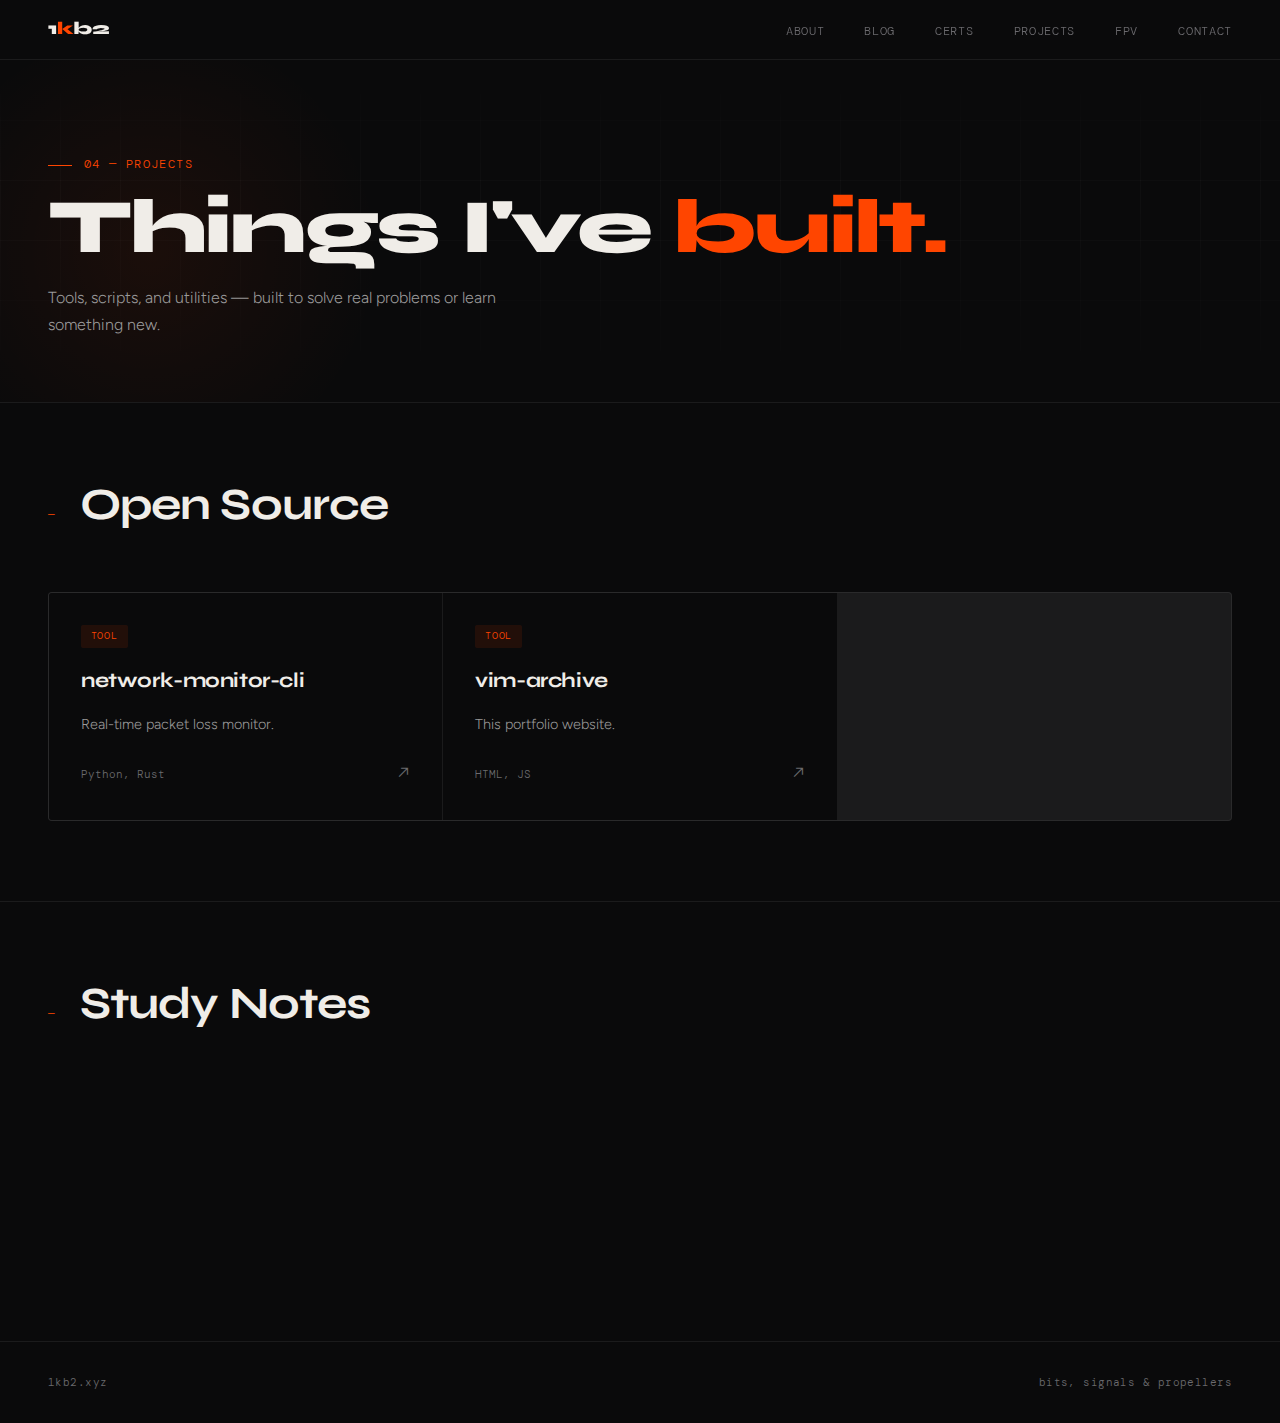
<file: projects.html>
<!DOCTYPE html>
<html lang="en">
<head>
<meta charset="UTF-8"/>
<meta name="viewport" content="width=device-width, initial-scale=1.0"/>
<title>Projects — 1kb2</title>
<link rel="preconnect" href="https://fonts.googleapis.com"/>
<link rel="preconnect" href="https://fonts.gstatic.com" crossorigin/>
<link href="https://fonts.googleapis.com/css2?family=Syne:wght@400;600;700;800&family=DM+Mono:wght@300;400;500&family=Figtree:wght@300;400;500&display=swap" rel="stylesheet"/>
<link rel="stylesheet" href="css/main.css"/>
</head>
<body>

<nav>
  <a href="index.html" class="nav-logo">1<span>k</span>b2</a>
  <ul class="nav-links">
    <li><a href="about.html">about</a></li>
    <li><a href="blog.html">blog</a></li>
    <li><a href="certs.html">certs</a></li>
    <li><a href="projects.html">projects</a></li>
    <li><a href="fpv.html">fpv</a></li>
    <li><a href="contact.html">contact</a></li>
  </ul>
  <button class="nav-hamburger" id="nav-toggle" aria-label="Menu"><span></span><span></span><span></span></button>
</nav>

<div class="page-hero">
  <div class="page-hero-bg">
    <div class="page-hero-grid"></div>
    <div class="page-hero-glow"></div>
  </div>
  <div class="page-eyebrow">04 — Projects</div>
  <h1>Things I've <em>built.</em></h1>
  <p>Tools, scripts, and utilities — built to solve real problems or learn something new.</p>
</div>

<section id="projects-section" style="border-top: 1px solid var(--border); padding: 5rem 3rem;">
  <div class="section-header reveal">
    <span class="section-num">—</span>
    <h2 class="section-title">Open Source</h2>
  </div>
  <div id="projects-grid" class="projects-grid reveal">
    <div class="loading">Loading</div>
  </div>
</section>

<section id="notes-section" style="border-top: 1px solid var(--border); padding: 5rem 3rem;">
  <div class="section-header reveal">
    <span class="section-num">—</span>
    <h2 class="section-title">Study Notes</h2>
  </div>
  <p style="color: var(--muted2); margin-bottom: 2rem;" class="reveal">Public notes and study resources from certs and courses.</p>
  <div id="notes-list" class="notes-list reveal">
    <div class="loading">Loading</div>
  </div>
</section>

<footer>
  <span>1kb2.xyz</span>
  <span>bits, signals &amp; propellers</span>
</footer>

<script>
const observer = new IntersectionObserver(entries => {
  entries.forEach(e => { if (e.isIntersecting) e.target.classList.add('visible'); });
}, { threshold: 0.08 });
document.querySelectorAll('.reveal').forEach(el => observer.observe(el));

function renderProjects(data) {
  const grid = document.getElementById('projects-grid');
  if (!data || data.length === 0) {
    grid.innerHTML = '<p style="color:var(--muted);padding:2rem;font-family:var(--mono);font-size:0.8rem;">No projects yet.</p>';
    return;
  }
  grid.innerHTML = data.map(p => `
    <a href="${p.github || '#'}" target="_blank" rel="noopener" class="project-card">
      <span class="project-tag">Tool</span>
      <div class="project-name">${p.name}</div>
      <p class="project-desc">${p.description.replace(/<br>/g, ' ')}</p>
      <div class="project-footer">
        <span class="project-tech">${p.stack}</span>
        <span class="project-arrow">↗</span>
      </div>
    </a>
  `).join('');
}

function renderNotes(data) {
  const list = document.getElementById('notes-list');
  if (!data || data.length === 0) {
    list.innerHTML = '<p style="color:var(--muted);font-family:var(--mono);font-size:0.8rem;">No notes yet.</p>';
    return;
  }
  list.innerHTML = data.map(n => `
    <a href="${n.target}" target="_blank" rel="noopener" class="note-card">
      <div>
        <div class="note-title">${n.title}</div>
        <div class="note-date" style="margin-top:0.25rem">${n.date}</div>
      </div>
      <span class="note-arrow">↗</span>
    </a>
  `).join('');
}

Promise.all([
  fetch('data/projects.json').then(r => r.json()).catch(() => []),
  fetch('data/notes.json').then(r => r.json()).catch(() => [])
]).then(([projects, notes]) => {
  renderProjects(projects);
  renderNotes(notes);
});

const navToggle = document.getElementById('nav-toggle');
const navLinks = document.querySelector('.nav-links');
if (navToggle && navLinks) {
  navToggle.addEventListener('click', () => { navToggle.classList.toggle('open'); navLinks.classList.toggle('open'); });
  navLinks.querySelectorAll('a').forEach(a => a.addEventListener('click', () => { navToggle.classList.remove('open'); navLinks.classList.remove('open'); }));
}
</script>
</body>
</html>
</file>
<file: css/main.css>
:root {
  --bg: #0a0a0b;
  --bg2: #111114;
  --bg3: #18181c;
  --border: rgba(255,255,255,0.07);
  --border-hover: rgba(255,255,255,0.14);
  --accent: #ff4500;
  --accent2: #ff6a30;
  --green: #22c55e;
  --amber: #f59e0b;
  --text: #f0ede8;
  --muted: #6b6a6e;
  --muted2: #9a9999;
  --mono: 'DM Mono', monospace;
  --sans: 'Figtree', sans-serif;
  --display: 'Syne', sans-serif;
}

*, *::before, *::after { box-sizing: border-box; margin: 0; padding: 0; }
html { scroll-behavior: smooth; }

body {
  background: var(--bg);
  color: var(--text);
  font-family: var(--sans);
  font-size: 16px;
  line-height: 1.6;
  font-weight: 300;
  overflow-x: hidden;
}

::selection { background: var(--accent); color: #fff; }

/* NAV */
nav {
  position: fixed; top: 0; left: 0; right: 0; z-index: 100;
  display: flex; align-items: center; justify-content: space-between;
  padding: 0 3rem; height: 60px;
  background: rgba(10,10,11,0.88);
  backdrop-filter: blur(14px);
  border-bottom: 1px solid var(--border);
}

.nav-logo { font-family: var(--display); font-weight: 800; font-size: 1.1rem; letter-spacing: -0.02em; color: var(--text); text-decoration: none; }
.nav-logo span { color: var(--accent); }
.nav-links { display: flex; gap: 2.5rem; list-style: none; }
.nav-links a { font-family: var(--mono); font-size: 0.72rem; letter-spacing: 0.06em; text-transform: uppercase; color: var(--muted); text-decoration: none; transition: color 0.2s; }
.nav-links a:hover { color: var(--text); }
.nav-links a.active { color: var(--accent); }

/* HERO */
.hero {
  min-height: 100vh;
  display: flex; flex-direction: column; justify-content: flex-end;
  padding: 0 3rem 5rem;
  position: relative; overflow: hidden;
}

.hero-bg { position: absolute; inset: 0; pointer-events: none; overflow: hidden; }
.hero-grid {
  position: absolute; inset: 0;
  background-image: linear-gradient(rgba(255,255,255,0.025) 1px, transparent 1px), linear-gradient(90deg, rgba(255,255,255,0.025) 1px, transparent 1px);
  background-size: 60px 60px;
  mask-image: linear-gradient(to bottom, transparent 0%, black 30%, black 70%, transparent 100%);
}
.hero-glow { position: absolute; bottom: -200px; left: -100px; width: 600px; height: 600px; background: radial-gradient(circle, rgba(255,69,0,0.1) 0%, transparent 65%); }

.hero-tag { font-family: var(--mono); font-size: 0.72rem; letter-spacing: 0.12em; text-transform: uppercase; color: var(--accent); margin-bottom: 1.5rem; display: flex; align-items: center; gap: 0.75rem; }
.hero-tag::before { content: ''; display: block; width: 24px; height: 1px; background: var(--accent); }

.hero h1 { font-family: var(--display); font-size: clamp(3.5rem, 8vw, 7rem); font-weight: 800; line-height: 0.95; letter-spacing: -0.03em; margin-bottom: 2rem; max-width: 900px; }
.hero h1 em { font-style: normal; color: var(--accent); }

.hero-sub { font-size: 1.05rem; color: var(--muted2); font-weight: 300; max-width: 480px; line-height: 1.7; margin-bottom: 3rem; }

.hero-ctas { display: flex; gap: 1rem; align-items: center; flex-wrap: wrap; }

.btn { display: inline-flex; align-items: center; gap: 0.5rem; padding: 0.75rem 1.75rem; font-family: var(--mono); font-size: 0.78rem; letter-spacing: 0.04em; text-decoration: none; border-radius: 3px; transition: all 0.2s; cursor: pointer; border: none; }
.btn-primary { background: var(--accent); color: #fff; }
.btn-primary:hover { background: var(--accent2); transform: translateY(-1px); }
.btn-ghost { background: transparent; color: var(--muted2); border: 1px solid var(--border); }
.btn-ghost:hover { border-color: var(--border-hover); color: var(--text); }

.hero-scroll { position: absolute; right: 3rem; bottom: 3rem; display: flex; flex-direction: column; align-items: center; gap: 0.5rem; font-family: var(--mono); font-size: 0.65rem; letter-spacing: 0.1em; text-transform: uppercase; color: var(--muted); writing-mode: vertical-rl; }
.scroll-line { width: 1px; height: 50px; background: linear-gradient(to bottom, var(--accent), transparent); animation: scrollLine 2s ease-in-out infinite; }
@keyframes scrollLine { 0%, 100% { opacity: 0.3; transform: scaleY(0.5); transform-origin: top; } 50% { opacity: 1; transform: scaleY(1); } }

/* PAGE HEADER (inner pages) */
.page-hero {
  min-height: 38vh;
  display: flex; flex-direction: column; justify-content: flex-end;
  padding: 0 3rem 4rem;
  position: relative; overflow: hidden;
  margin-top: 60px;
}
.page-hero-bg { position: absolute; inset: 0; pointer-events: none; }
.page-hero-grid {
  position: absolute; inset: 0;
  background-image: linear-gradient(rgba(255,255,255,0.025) 1px, transparent 1px), linear-gradient(90deg, rgba(255,255,255,0.025) 1px, transparent 1px);
  background-size: 60px 60px;
  mask-image: linear-gradient(to bottom, transparent 0%, black 40%, transparent 100%);
}
.page-hero-glow { position: absolute; bottom: -100px; left: -100px; width: 500px; height: 500px; background: radial-gradient(circle, rgba(255,69,0,0.07) 0%, transparent 65%); }
.page-eyebrow { font-family: var(--mono); font-size: 0.72rem; letter-spacing: 0.12em; text-transform: uppercase; color: var(--accent); margin-bottom: 1rem; display: flex; align-items: center; gap: 0.75rem; position: relative; }
.page-eyebrow::before { content: ''; display: block; width: 24px; height: 1px; background: var(--accent); }
.page-hero h1 { font-family: var(--display); font-size: clamp(2.8rem, 6vw, 5rem); font-weight: 800; line-height: 0.95; letter-spacing: -0.03em; position: relative; }
.page-hero h1 em { font-style: normal; color: var(--accent); }
.page-hero p { font-size: 1rem; color: var(--muted2); margin-top: 1.25rem; max-width: 500px; line-height: 1.7; position: relative; }

/* SECTIONS */
section { padding: 5rem 3rem; border-top: 1px solid var(--border); }
.page-body { padding-top: 0; }

.section-header { display: flex; align-items: baseline; gap: 1.5rem; margin-bottom: 4rem; }
.section-num { font-family: var(--mono); font-size: 0.7rem; color: var(--accent); letter-spacing: 0.08em; }
.section-title { font-family: var(--display); font-size: clamp(1.8rem, 3.5vw, 2.8rem); font-weight: 700; letter-spacing: -0.02em; line-height: 1; }

/* ABOUT */
.about-grid { display: grid; grid-template-columns: 280px 1fr; gap: 4rem; align-items: start; }
.about-text p { color: var(--muted2); font-size: 1.05rem; line-height: 1.8; margin-bottom: 1.25rem; }
.about-text p strong { color: var(--text); font-weight: 500; }
.about-photo { position: sticky; top: 80px; }
.about-photo img { width: 100%; aspect-ratio: 3/4; object-fit: cover; border-radius: 4px; border: 1px solid var(--border); filter: grayscale(20%); }
.about-photo-cap { font-family: var(--mono); font-size: 0.65rem; color: var(--muted); margin-top: 0.75rem; letter-spacing: 0.06em; text-transform: uppercase; text-align: right; }

/* STAT ROW */
.stat-row { display: flex; gap: 3rem; margin-top: 2.5rem; padding-top: 2.5rem; border-top: 1px solid var(--border); flex-wrap: wrap; }
.stat-item {}
.stat-num { font-family: var(--display); font-size: 2rem; font-weight: 800; color: var(--accent); }
.stat-label { font-family: var(--mono); font-size: 0.65rem; color: var(--muted); letter-spacing: 0.08em; text-transform: uppercase; margin-top: 0.25rem; }

/* PROJECTS */
.projects-grid { display: grid; grid-template-columns: repeat(auto-fill, minmax(320px, 1fr)); gap: 1px; background: var(--border); border: 1px solid var(--border); border-radius: 4px; overflow: hidden; }
.project-card { background: var(--bg); padding: 2rem; text-decoration: none; color: inherit; transition: background 0.2s; display: flex; flex-direction: column; gap: 1rem; position: relative; overflow: hidden; }
.project-card:hover { background: var(--bg2); }
.project-card::after { content: ''; position: absolute; top: 0; left: 0; width: 2px; height: 0; background: var(--accent); transition: height 0.3s ease; }
.project-card:hover::after { height: 100%; }
.project-tag { display: inline-block; font-family: var(--mono); font-size: 0.65rem; letter-spacing: 0.08em; text-transform: uppercase; color: var(--accent); background: rgba(255,69,0,0.1); padding: 0.2rem 0.6rem; border-radius: 2px; align-self: flex-start; }
.project-name { font-family: var(--display); font-size: 1.3rem; font-weight: 700; letter-spacing: -0.02em; }
.project-desc { font-size: 0.9rem; color: var(--muted2); line-height: 1.6; flex: 1; }
.project-footer { display: flex; align-items: center; gap: 0.75rem; margin-top: 0.5rem; }
.project-tech { font-family: var(--mono); font-size: 0.68rem; color: var(--muted); }
.project-arrow { margin-left: auto; color: var(--muted); font-size: 1.1rem; transition: transform 0.2s, color 0.2s; }
.project-card:hover .project-arrow { transform: translate(3px, -3px); color: var(--accent); }

/* NOTES */
.notes-list { display: flex; flex-direction: column; gap: 1rem; margin-top: 3rem; }
.note-card { background: var(--bg2); border: 1px solid var(--border); border-radius: 4px; padding: 1.5rem 2rem; text-decoration: none; color: inherit; display: flex; align-items: center; justify-content: space-between; gap: 2rem; transition: border-color 0.2s; }
.note-card:hover { border-color: var(--border-hover); }
.note-title { font-family: var(--display); font-size: 1rem; font-weight: 600; }
.note-date { font-family: var(--mono); font-size: 0.65rem; color: var(--muted); }
.note-arrow { color: var(--muted); transition: transform 0.2s, color 0.2s; }
.note-card:hover .note-arrow { transform: translate(3px, -3px); color: var(--accent); }

/* CERTIFICATIONS */
.certs-bg { background: var(--bg2); }

.cert-issuer-block { margin-bottom: 3rem; }
.cert-issuer-label { font-family: var(--mono); font-size: 0.7rem; letter-spacing: 0.12em; text-transform: uppercase; color: var(--muted); margin-bottom: 1.25rem; display: flex; align-items: center; gap: 1rem; }
.cert-issuer-label::after { content: ''; flex: 1; height: 1px; background: var(--border); }

.cert-grid { display: grid; grid-template-columns: repeat(auto-fill, minmax(450px, 1fr)); gap: 1rem; }

.cert-card { background: var(--bg); border: 1px solid var(--border); border-radius: 4px; padding: 2.25rem; display: flex; flex-direction: column; transition: border-color 0.2s; aspect-ratio: 1; overflow: hidden; }
.cert-card:hover { border-color: var(--border-hover); }

.cert-badge-wrap { display: flex; justify-content: center; margin-bottom: 1rem; }
.cert-badge-img { width: 192px; height: 192px; object-fit: contain; flex-shrink: 0; filter: grayscale(100%) brightness(0.85); }
.cert-name { font-family: var(--display); font-size: 1.5rem; font-weight: 700; line-height: 1.3; margin-bottom: 0.3rem; }
.cert-desc { font-size: 1.2rem; color: var(--muted2); line-height: 1.4; }

.cert-status-row { display: flex; align-items: center; gap: 0.9rem; margin: 0.75rem 0 0.25rem; }
.cert-status-label { font-family: var(--mono); font-size: 1rem; color: var(--muted); letter-spacing: 0.06em; }

.badge-active { font-family: var(--mono); font-size: 1rem; padding: 0.2rem 0.75rem; border-radius: 2px; background: rgba(34,197,94,0.12); color: var(--green); border: 1px solid rgba(34,197,94,0.25); letter-spacing: 0.06em; }
.badge-planned { font-family: var(--mono); font-size: 1rem; padding: 0.2rem 0.75rem; border-radius: 2px; background: rgba(245,158,11,0.12); color: var(--amber); border: 1px solid rgba(245,158,11,0.25); letter-spacing: 0.06em; }
.badge-expired { font-family: var(--mono); font-size: 1rem; padding: 0.2rem 0.75rem; border-radius: 2px; background: rgba(239,68,68,0.12); color: #ef4444; border: 1px solid rgba(239,68,68,0.25); letter-spacing: 0.06em; }

.cert-timer { font-family: var(--mono); font-size: 1.6rem; font-weight: 500; color: var(--text); letter-spacing: 0.02em; margin: 0.25rem 0 0.75rem; min-height: 1.5em; }
.cert-timer.is-planned { color: var(--amber); }
.cert-timer.no-expiry { color: var(--green); font-size: 1.3rem; }

.progress-label { font-family: var(--mono); font-size: 0.95rem; color: var(--muted); letter-spacing: 0.06em; margin-bottom: 0.4rem; }
.progress-track { height: 5px; background: var(--bg3); border-radius: 2px; overflow: hidden; margin-bottom: 0.6rem; }
.progress-fill { height: 100%; background: linear-gradient(90deg, var(--accent), var(--accent2)); border-radius: 2px; transition: width 0.1s linear; }
.progress-fill.warn { background: linear-gradient(90deg, var(--amber), #f97316); }
.progress-fill.crit { background: linear-gradient(90deg, #ef4444, var(--accent)); }

.cert-dates { display: flex; justify-content: space-between; font-family: var(--mono); font-size: 1rem; color: var(--muted); padding-top: 0.9rem; border-top: 1px dashed var(--border); margin-top: auto; }

/* FPV */
.fpv-hero-block { border: 1px solid var(--border); border-radius: 4px; padding: 3rem; margin-bottom: 3rem; position: relative; overflow: hidden; }
.fpv-hero-bg { position: absolute; inset: 0; background: repeating-linear-gradient(-45deg, transparent, transparent 40px, rgba(255,69,0,0.015) 40px, rgba(255,69,0,0.015) 41px); }
.fpv-eyebrow { font-family: var(--mono); font-size: 0.72rem; color: var(--accent); letter-spacing: 0.1em; text-transform: uppercase; margin-bottom: 1rem; position: relative; }
.fpv-title { font-family: var(--display); font-size: clamp(2rem, 4vw, 3.5rem); font-weight: 800; letter-spacing: -0.03em; line-height: 1; margin-bottom: 1.25rem; position: relative; }
.fpv-sub { color: var(--muted2); max-width: 560px; line-height: 1.7; position: relative; }
.fpv-cards { display: grid; grid-template-columns: repeat(auto-fill, minmax(260px, 1fr)); gap: 1rem; }
.fpv-card { background: var(--bg2); border: 1px solid var(--border); border-radius: 4px; padding: 1.75rem; transition: border-color 0.2s; }
.fpv-card:hover { border-color: var(--border-hover); }
.fpv-card-icon { font-size: 1.5rem; margin-bottom: 1rem; }
.fpv-card-title { font-family: var(--display); font-size: 1rem; font-weight: 700; margin-bottom: 0.5rem; }
.fpv-card-body { font-size: 0.88rem; color: var(--muted2); line-height: 1.6; }

/* SPEC TABLE */
.spec-table { width: 100%; border-collapse: collapse; font-family: var(--mono); font-size: 0.8rem; margin-top: 1.5rem; }
.spec-table tr { border-bottom: 1px solid var(--border); }
.spec-table tr:last-child { border-bottom: none; }
.spec-table td { padding: 0.65rem 0; }
.spec-table td:first-child { color: var(--muted); width: 160px; letter-spacing: 0.04em; text-transform: uppercase; font-size: 0.68rem; }
.spec-table td:last-child { color: var(--text); }

/* BLOG */
.blog-list { display: flex; flex-direction: column; border: 1px solid var(--border); border-radius: 4px; overflow: hidden; }
.blog-item { display: grid; grid-template-columns: 140px 1fr auto; align-items: center; gap: 2rem; padding: 1.5rem 2rem; background: var(--bg); border-bottom: 1px solid var(--border); text-decoration: none; color: inherit; transition: background 0.15s; }
.blog-item:last-child { border-bottom: none; }
.blog-item:hover { background: var(--bg2); }
.blog-date { font-family: var(--mono); font-size: 0.68rem; color: var(--muted); letter-spacing: 0.04em; }
.blog-title { font-family: var(--display); font-size: 1.05rem; font-weight: 600; letter-spacing: -0.01em; }
.blog-desc { font-size: 0.85rem; color: var(--muted2); margin-top: 0.25rem; line-height: 1.5; }
.blog-tag { font-family: var(--mono); font-size: 0.65rem; color: var(--muted); border: 1px solid var(--border); padding: 0.2rem 0.6rem; border-radius: 2px; white-space: nowrap; }
.blog-tags-cell { display: flex; flex-direction: column; align-items: flex-end; gap: 0.5rem; }

/* BLOG POST */
.post-body {
  max-width: 720px;
  font-size: 1.05rem;
  line-height: 1.8;
  color: var(--muted2);
}
.post-body h1, .post-body h2, .post-body h3, .post-body h4 {
  font-family: var(--display);
  color: var(--text);
  font-weight: 700;
  letter-spacing: -0.02em;
  margin: 2.5rem 0 1rem;
  line-height: 1.2;
}
.post-body h1 { font-size: 2rem; }
.post-body h2 { font-size: 1.5rem; }
.post-body h3 { font-size: 1.2rem; }
.post-body h4 { font-size: 1rem; }
.post-body p { margin-bottom: 1.25rem; }
.post-body strong { color: var(--text); font-weight: 500; }
.post-body em { color: var(--muted2); }
.post-body code { font-family: var(--mono); font-size: 0.88em; background: var(--bg3); padding: 0.15em 0.4em; border-radius: 3px; color: var(--accent2); }
.post-body pre { background: var(--bg2); border: 1px solid var(--border); border-radius: 4px; padding: 1.5rem; overflow-x: auto; margin: 1.5rem 0; }
.post-body pre code { background: none; padding: 0; color: var(--text); font-size: 0.88rem; }
.post-body ul, .post-body ol { padding-left: 1.5rem; margin-bottom: 1.25rem; }
.post-body li { margin-bottom: 0.5rem; }
.post-body blockquote { border-left: 2px solid var(--accent); padding-left: 1.25rem; color: var(--muted); font-style: italic; margin: 1.5rem 0; }
.post-body hr { border: none; border-top: 1px solid var(--border); margin: 2.5rem 0; }
.post-body a { color: var(--accent); text-decoration: none; border-bottom: 1px solid rgba(255,69,0,0.3); transition: border-color 0.2s; }
.post-body a:hover { border-color: var(--accent); }
.post-body iframe { max-width: 100%; border-radius: 8px; }

.post-tags { display: flex; gap: 0.5rem; flex-wrap: wrap; margin-bottom: 2.5rem; }
.post-tag-item { font-family: var(--mono); font-size: 0.65rem; color: var(--muted); border: 1px solid var(--border); padding: 0.2rem 0.6rem; border-radius: 2px; }

/* CONTACT */
.contact-big { font-family: var(--display); font-size: clamp(5rem, 14vw, 11rem); font-weight: 800; letter-spacing: -0.04em; line-height: 0.95; margin-bottom: 3rem; }
.contact-big em { font-style: normal; -webkit-text-stroke: 1px var(--text); color: transparent; }
.contact-links { display: flex; gap: 2rem; flex-wrap: wrap; }
.contact-link { font-family: var(--mono); font-size: 1.1rem; letter-spacing: 0.04em; color: var(--muted2); text-decoration: none; display: flex; align-items: center; gap: 0.5rem; border-bottom: 1px solid var(--border); padding-bottom: 2px; transition: all 0.2s; }
.contact-link:hover { color: var(--text); border-bottom-color: var(--accent); }

/* HOME NAV CARDS */
.nav-cards { display: grid; grid-template-columns: repeat(auto-fill, minmax(280px, 1fr)); gap: 1px; background: var(--border); border: 1px solid var(--border); border-radius: 4px; overflow: hidden; }
.nav-card { background: var(--bg); padding: 2rem; text-decoration: none; color: inherit; transition: background 0.2s; display: flex; flex-direction: column; gap: 0.75rem; position: relative; overflow: hidden; }
.nav-card:hover { background: var(--bg2); }
.nav-card::after { content: ''; position: absolute; top: 0; left: 0; width: 2px; height: 0; background: var(--accent); transition: height 0.3s ease; }
.nav-card:hover::after { height: 100%; }
.nav-card-num { font-family: var(--mono); font-size: 0.65rem; color: var(--accent); letter-spacing: 0.08em; }
.nav-card-title { font-family: var(--display); font-size: 1.2rem; font-weight: 700; }
.nav-card-desc { font-size: 0.88rem; color: var(--muted2); line-height: 1.5; flex: 1; }
.nav-card-arrow { color: var(--muted); transition: transform 0.2s, color 0.2s; align-self: flex-end; }
.nav-card:hover .nav-card-arrow { transform: translate(3px, -3px); color: var(--accent); }

/* FOOTER */
footer { padding: 2rem 3rem; border-top: 1px solid var(--border); display: flex; align-items: center; justify-content: space-between; font-family: var(--mono); font-size: 0.68rem; letter-spacing: 0.04em; color: var(--muted); }

/* REVEAL ANIMATION */
.reveal { opacity: 0; transform: translateY(20px); transition: opacity 0.7s ease, transform 0.7s ease; }
.reveal.visible { opacity: 1; transform: none; }

/* LOADING STATE */
.loading { font-family: var(--mono); font-size: 0.8rem; color: var(--muted); padding: 3rem 0; text-align: center; letter-spacing: 0.1em; }
.loading::after { content: '...'; animation: dots 1.2s infinite; }
@keyframes dots { 0%,20% { content: '.'; } 40%,60% { content: '..'; } 80%,100% { content: '...'; } }

/* HAMBURGER */
.nav-hamburger {
  display: none;
  flex-direction: column;
  justify-content: center;
  gap: 5px;
  background: none;
  border: none;
  cursor: pointer;
  padding: 8px 4px;
  -webkit-tap-highlight-color: transparent;
}
.nav-hamburger span {
  display: block;
  width: 22px;
  height: 1.5px;
  background: var(--text);
  transition: transform 0.2s, opacity 0.2s;
  border-radius: 1px;
}
.nav-hamburger.open span:nth-child(1) { transform: translateY(6.5px) rotate(45deg); }
.nav-hamburger.open span:nth-child(2) { opacity: 0; transform: scaleX(0); }
.nav-hamburger.open span:nth-child(3) { transform: translateY(-6.5px) rotate(-45deg); }

/* FPV LAYOUT CLASSES */
.fpv-build-grid { display: grid; grid-template-columns: 1fr 1fr; gap: 3rem; }
.fpv-polaroid-wrap { display: flex; align-items: center; justify-content: center; padding: 5rem 0 3rem; gap: 0; }

/* RESPONSIVE */
@media (max-width: 768px) {
  /* Nav */
  nav { padding: 0 1.25rem; }
  .nav-hamburger { display: flex; }
  .nav-links {
    display: none;
    position: fixed;
    top: 60px; left: 0; right: 0;
    flex-direction: column;
    background: rgba(10,10,11,0.97);
    backdrop-filter: blur(14px);
    border-bottom: 1px solid var(--border);
    padding: 0.5rem 0;
    z-index: 99;
    gap: 0;
  }
  .nav-links.open { display: flex; }
  .nav-links li { list-style: none; }
  .nav-links a { display: block; padding: 0.9rem 1.25rem; font-size: 0.78rem; border-bottom: 1px solid var(--border); }
  .nav-links li:last-child a { border-bottom: none; }

  /* Padding — !important overrides inline styles on sections */
  .hero, section, .page-hero { padding-left: 1.25rem !important; padding-right: 1.25rem !important; }
  section:not(.hero) { padding-top: 3rem !important; padding-bottom: 3rem !important; }
  .hero { padding-bottom: 4rem !important; }
  .page-hero { padding-bottom: 3rem !important; overflow: visible; }
  .page-hero h1 { line-height: 1.05; }
  .section-header { margin-bottom: 2rem; }

  /* Hero */
  .hero-scroll { display: none; }
  .hero-ctas { flex-direction: column; align-items: flex-start; }

  /* About */
  .about-grid { grid-template-columns: 1fr; }
  .about-photo { position: static; order: -1; }
  .about-photo img { aspect-ratio: 16/9; }

  /* Certs */
  .cert-grid { grid-template-columns: 1fr; }
  .cert-card { aspect-ratio: auto; }
  .cert-timer { font-size: 1.1rem; }

  /* Projects */
  .projects-grid { grid-template-columns: 1fr; }

  /* Blog */
  .blog-item { grid-template-columns: 1fr !important; display: flex !important; flex-direction: column; gap: 0.4rem; padding: 1.25rem; }
  .blog-tag { display: none; }

  /* FPV */
  .fpv-build-grid { grid-template-columns: 1fr; gap: 2rem; }
  .fpv-polaroid-wrap {
    overflow-x: auto;
    flex-wrap: nowrap;
    padding: 2rem 0;
    gap: 0.75rem;
    -webkit-overflow-scrolling: touch;
    justify-content: flex-start;
  }
  .fpv-polaroid-wrap > div { transform: none !important; margin-right: 0 !important; flex-shrink: 0; }
  .fpv-polaroid-wrap > div img { width: 180px !important; height: 135px !important; }
  .fpv-polaroid-wrap > div:nth-child(3) img { width: 200px !important; height: 150px !important; }

  /* Contact */
  .contact-big { font-size: clamp(3.5rem, 16vw, 6rem); }
  .contact-links { flex-direction: column; gap: 0; }
  .contact-link { padding: 0.875rem 0; border-bottom: 1px solid var(--border); font-size: 1rem; min-height: 44px; display: flex; align-items: center; }
  .contact-links .contact-link:last-child { border-bottom: none; }

  /* Stat row */
  .stat-row { gap: 1.5rem; }

  /* Footer */
  footer { flex-direction: column; gap: 0.75rem; text-align: center; padding: 1.5rem 1.25rem; }
}

@media (max-width: 480px) {
  .cert-timer { font-size: 0.88rem; letter-spacing: 0; }
  .cert-name { font-size: 1.2rem; }
  .cert-desc { font-size: 1rem; }
  .nav-cards { grid-template-columns: 1fr; }
}
</file>
